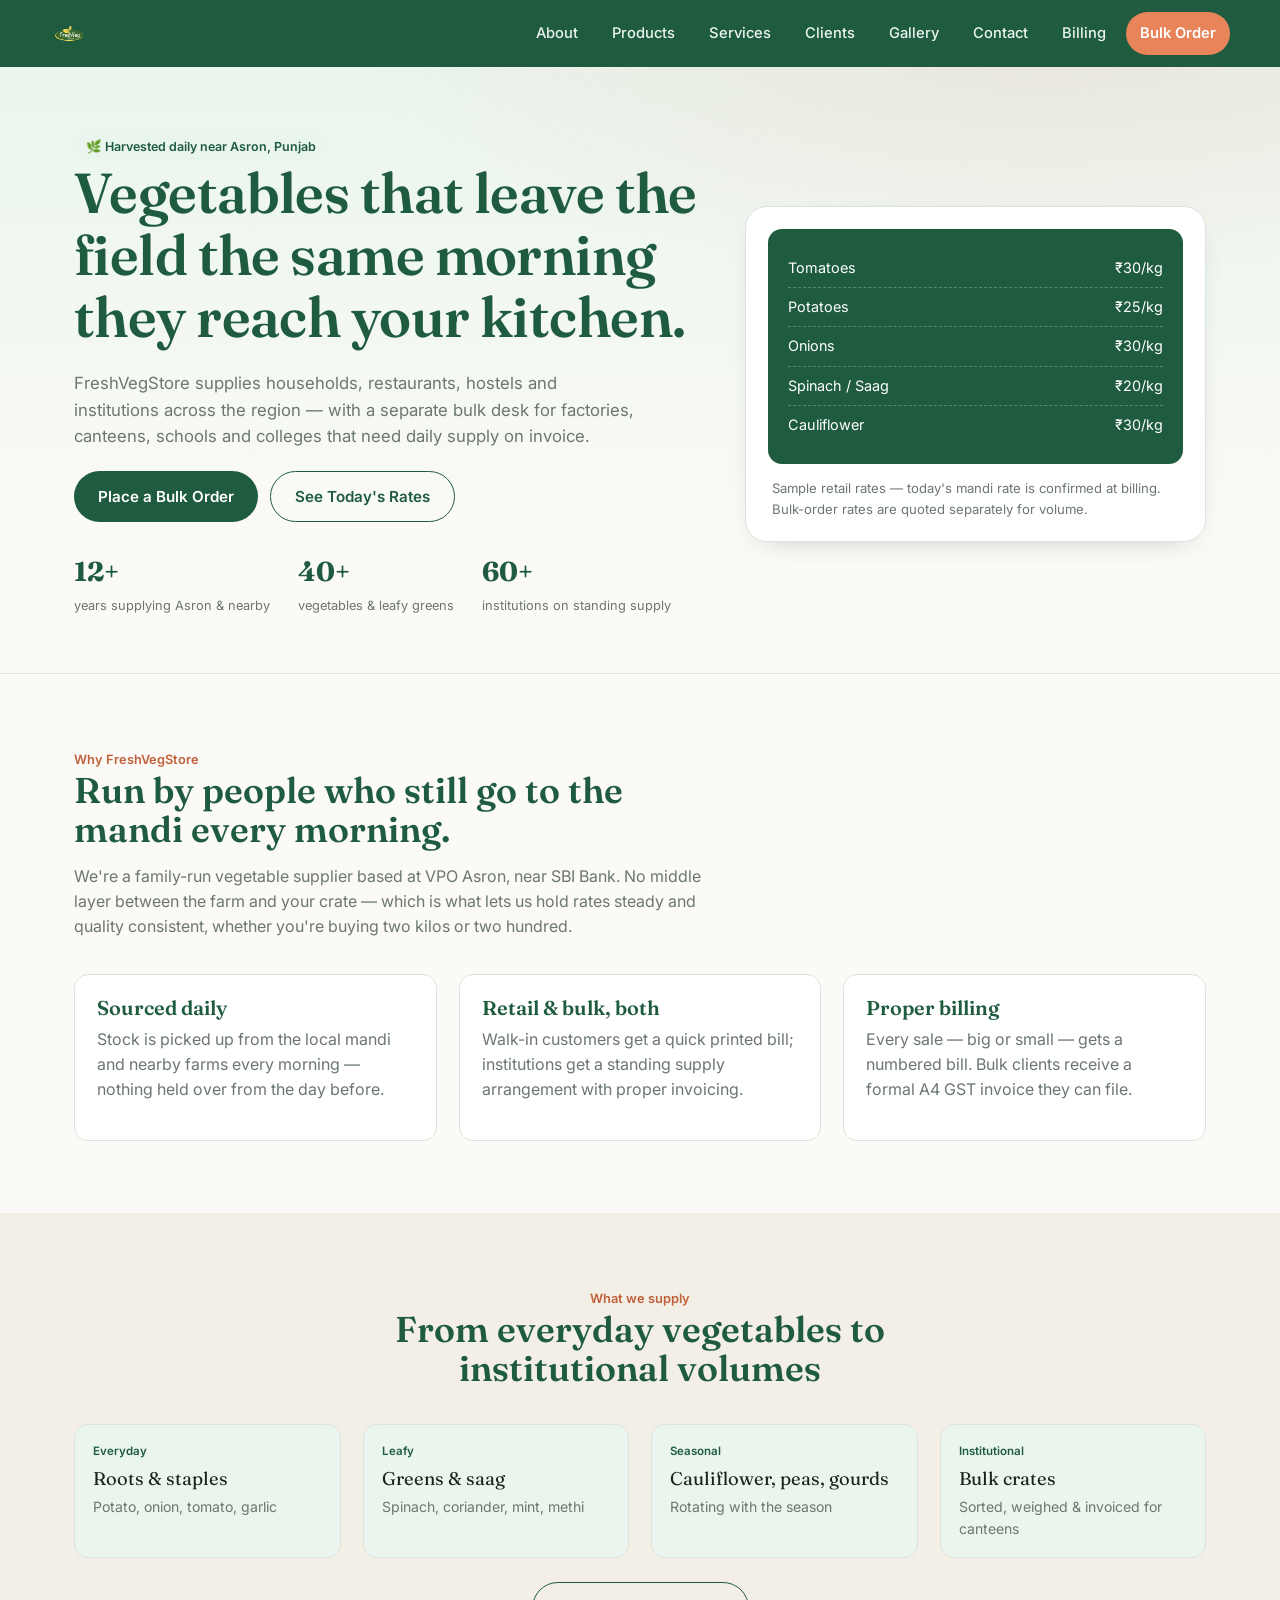
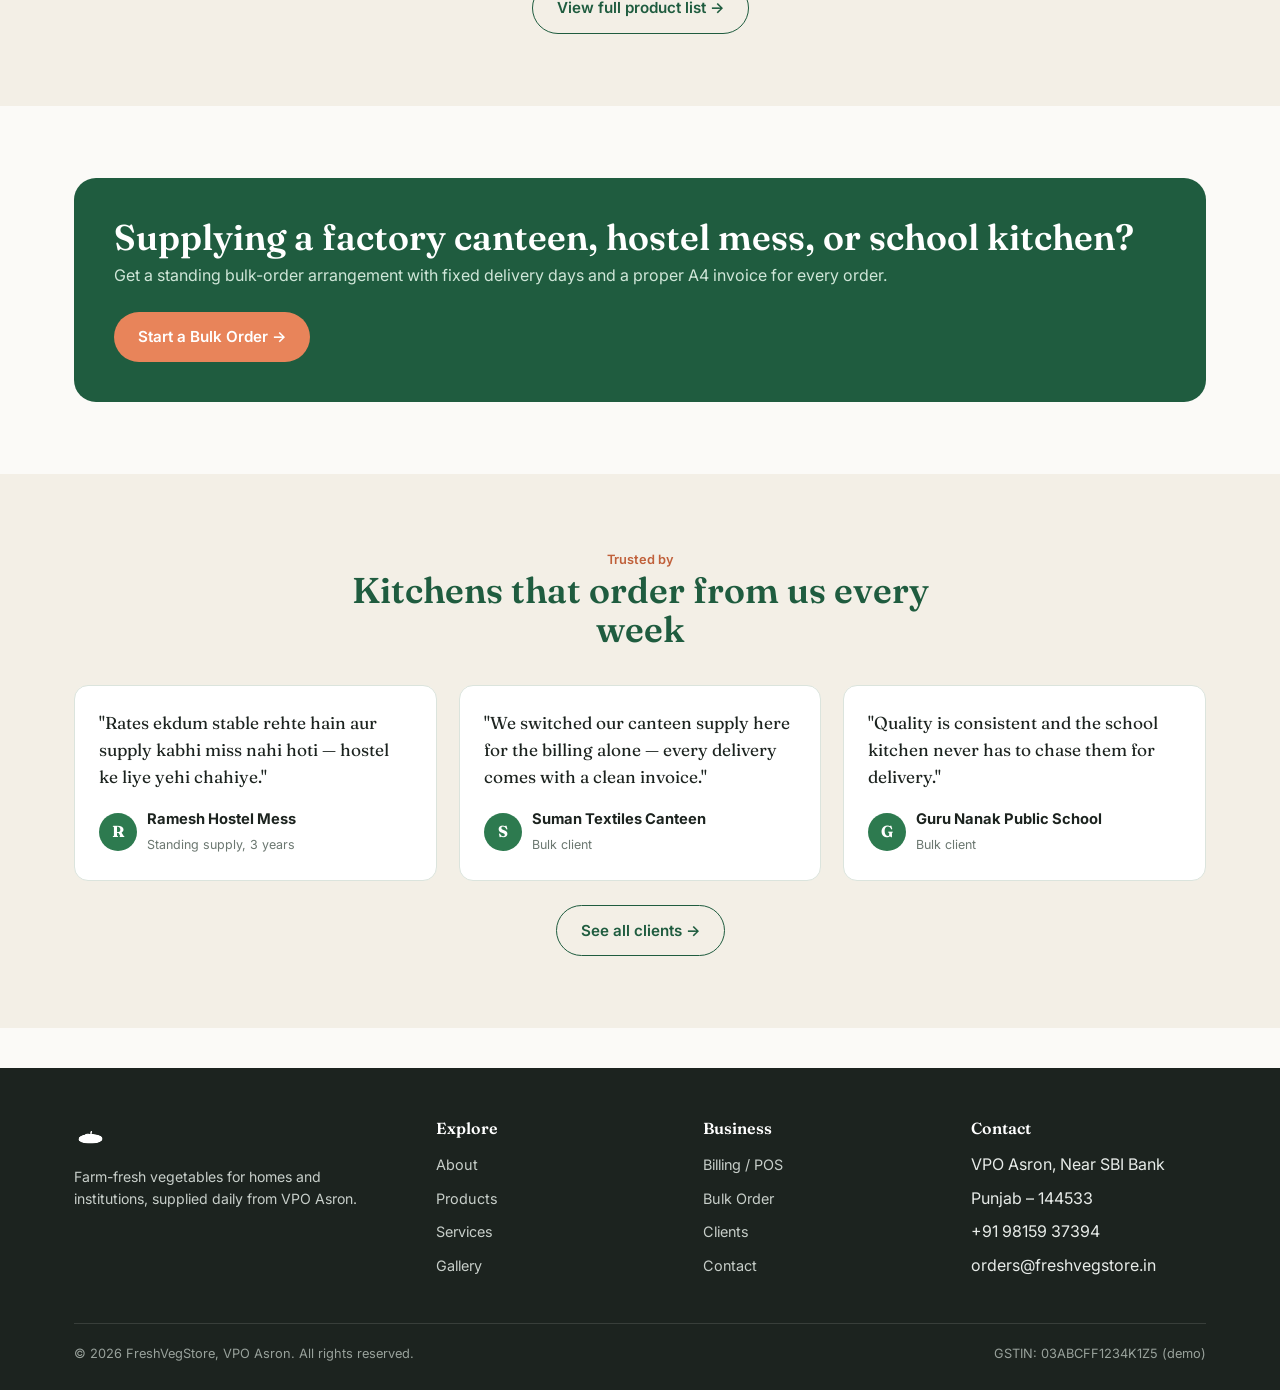
<file: index.html>
<!DOCTYPE html>
<html lang="en">
<head>
<meta charset="UTF-8">
<meta name="viewport" content="width=device-width, initial-scale=1.0">
<title>FreshVegStore — Farm-Fresh Vegetables, VPO Asron</title>
<meta name="description" content="FreshVegStore supplies farm-fresh vegetables to homes, hotels, canteens, schools and factories from VPO Asron, Punjab. Daily rates, bulk supply, home delivery.">
<link rel="icon" href="assets/logo.svg" type="image/svg+xml">
<link rel="stylesheet" href="assets/style.css">
</head>
<body>

<header class="site-header">
  <div class="wrap nav-row">
    <a class="brand" href="index.html">
      <img src="assets/logo.svg" alt="FreshVegStore logo">
    </a>
    <button class="nav-toggle" aria-label="Toggle menu" aria-expanded="false">☰ Menu</button>
    <ul class="nav-links">
      <li><a href="about/index.html">About</a></li>
      <li><a href="products/index.html">Products</a></li>
      <li><a href="services/index.html">Services</a></li>
      <li><a href="clients/index.html">Clients</a></li>
      <li><a href="gallery/index.html">Gallery</a></li>
      <li><a href="contact/index.html">Contact</a></li>
      <li><a href="billing/index.html">Billing</a></li>
      <li><a class="nav-cta" href="bulk-order/index.html">Bulk Order</a></li>
    </ul>
  </div>
</header>

<section class="hero">
  <div class="wrap hero-grid">
    <div>
      <span class="badge">🌿 Harvested daily near Asron, Punjab</span>
      <h1>Vegetables that leave the field the same morning they reach your kitchen.</h1>
      <p class="muted" style="font-size:1.05rem; max-width:52ch;">
        FreshVegStore supplies households, restaurants, hostels and institutions across the region —
        with a separate bulk desk for factories, canteens, schools and colleges that need daily supply
        on invoice.
      </p>
      <div style="display:flex; gap:12px; flex-wrap:wrap; margin-top:22px;">
        <a class="btn btn-primary" href="bulk-order/index.html">Place a Bulk Order</a>
        <a class="btn btn-ghost" href="products/index.html">See Today's Rates</a>
      </div>
      <div class="hero-stats">
        <div><strong>12+</strong><span>years supplying Asron &amp; nearby</span></div>
        <div><strong>40+</strong><span>vegetables &amp; leafy greens</span></div>
        <div><strong>60+</strong><span>institutions on standing supply</span></div>
      </div>
    </div>
    <div class="hero-art">
      <div class="crate">
        <div class="row"><span>Tomatoes</span><span>₹30/kg</span></div>
        <div class="row"><span>Potatoes</span><span>₹25/kg</span></div>
        <div class="row"><span>Onions</span><span>₹30/kg</span></div>
        <div class="row"><span>Spinach / Saag</span><span>₹20/kg</span></div>
        <div class="row"><span>Cauliflower</span><span>₹30/kg</span></div>
      </div>
      <p class="muted" style="margin:14px 4px 0; font-size:.82rem;">
        Sample retail rates — today's mandi rate is confirmed at billing. Bulk-order rates are quoted separately for volume.
      </p>
    </div>
  </div>
</section>

<section>
  <div class="wrap">
    <div class="section-head">
      <span class="eyebrow-note">Why FreshVegStore</span>
      <h2>Run by people who still go to the mandi every morning.</h2>
      <p class="muted">
        We're a family-run vegetable supplier based at VPO Asron, near SBI Bank. No middle layer between
        the farm and your crate — which is what lets us hold rates steady and quality consistent, whether
        you're buying two kilos or two hundred.
      </p>
    </div>
    <div class="grid grid-3">
      <div class="card">
        <h3>Sourced daily</h3>
        <p class="muted">Stock is picked up from the local mandi and nearby farms every morning — nothing held over from the day before.</p>
      </div>
      <div class="card">
        <h3>Retail &amp; bulk, both</h3>
        <p class="muted">Walk-in customers get a quick printed bill; institutions get a standing supply arrangement with proper invoicing.</p>
      </div>
      <div class="card">
        <h3>Proper billing</h3>
        <p class="muted">Every sale — big or small — gets a numbered bill. Bulk clients receive a formal A4 GST invoice they can file.</p>
      </div>
    </div>
  </div>
</section>

<section style="background:var(--paper-dim);">
  <div class="wrap">
    <div class="section-head center">
      <span class="eyebrow-note">What we supply</span>
      <h2>From everyday vegetables to institutional volumes</h2>
    </div>
    <div class="grid grid-4">
      <div class="produce-card">
        <div class="tag">Everyday</div>
        <div class="name">Roots &amp; staples</div>
        <p class="muted" style="margin:0; font-size:.88rem;">Potato, onion, tomato, garlic</p>
      </div>
      <div class="produce-card">
        <div class="tag">Leafy</div>
        <div class="name">Greens &amp; saag</div>
        <p class="muted" style="margin:0; font-size:.88rem;">Spinach, coriander, mint, methi</p>
      </div>
      <div class="produce-card">
        <div class="tag">Seasonal</div>
        <div class="name">Cauliflower, peas, gourds</div>
        <p class="muted" style="margin:0; font-size:.88rem;">Rotating with the season</p>
      </div>
      <div class="produce-card">
        <div class="tag">Institutional</div>
        <div class="name">Bulk crates</div>
        <p class="muted" style="margin:0; font-size:.88rem;">Sorted, weighed &amp; invoiced for canteens</p>
      </div>
    </div>
    <div style="text-align:center; margin-top:24px;">
      <a class="btn btn-ghost" href="products/index.html">View full product list →</a>
    </div>
  </div>
</section>

<section>
  <div class="wrap">
    <div class="strip">
      <div>
        <h2>Supplying a factory canteen, hostel mess, or school kitchen?</h2>
        <p>Get a standing bulk-order arrangement with fixed delivery days and a proper A4 invoice for every order.</p>
      </div>
      <a class="btn btn-clay" href="bulk-order/index.html">Start a Bulk Order →</a>
    </div>
  </div>
</section>

<section style="background:var(--paper-dim);">
  <div class="wrap">
    <div class="section-head center">
      <span class="eyebrow-note">Trusted by</span>
      <h2>Kitchens that order from us every week</h2>
    </div>
    <div class="grid grid-3">
      <div class="quote-card">
        <p class="quote">"Rates ekdum stable rehte hain aur supply kabhi miss nahi hoti — hostel ke liye yehi chahiye."</p>
        <div class="who"><div class="avatar">R</div><div><strong>Ramesh Hostel Mess</strong><span>Standing supply, 3 years</span></div></div>
      </div>
      <div class="quote-card">
        <p class="quote">"We switched our canteen supply here for the billing alone — every delivery comes with a clean invoice."</p>
        <div class="who"><div class="avatar">S</div><div><strong>Suman Textiles Canteen</strong><span>Bulk client</span></div></div>
      </div>
      <div class="quote-card">
        <p class="quote">"Quality is consistent and the school kitchen never has to chase them for delivery."</p>
        <div class="who"><div class="avatar">G</div><div><strong>Guru Nanak Public School</strong><span>Bulk client</span></div></div>
      </div>
    </div>
    <div style="text-align:center; margin-top:24px;">
      <a class="btn btn-ghost" href="clients/index.html">See all clients →</a>
    </div>
  </div>
</section>

<footer class="site-footer">
  <div class="wrap">
    <div class="footer-grid">
      <div>
        <div class="footer-brand">
          <img src="assets/logo.svg" alt="FreshVegStore" style="height:34px; filter:brightness(0) invert(1);">
        </div>
        <p style="color:#c7cec9; font-size:.88rem; max-width:32ch;">Farm-fresh vegetables for homes and institutions, supplied daily from VPO Asron.</p>
      </div>
      <div>
        <h4>Explore</h4>
        <ul>
          <li><a href="about/index.html">About</a></li>
          <li><a href="products/index.html">Products</a></li>
          <li><a href="services/index.html">Services</a></li>
          <li><a href="gallery/index.html">Gallery</a></li>
        </ul>
      </div>
      <div>
        <h4>Business</h4>
        <ul>
          <li><a href="billing/index.html">Billing / POS</a></li>
          <li><a href="bulk-order/index.html">Bulk Order</a></li>
          <li><a href="clients/index.html">Clients</a></li>
          <li><a href="contact/index.html">Contact</a></li>
        </ul>
      </div>
      <div>
        <h4>Contact</h4>
        <ul>
          <li>VPO Asron, Near SBI Bank</li>
          <li>Punjab – 144533</li>
          <li>+91 98159 37394</li>
          <li>orders@freshvegstore.in</li>
        </ul>
      </div>
    </div>
    <div class="footer-bottom">
      <span>© <span data-year></span> FreshVegStore, VPO Asron. All rights reserved.</span>
      <span>GSTIN: 03ABCFF1234K1Z5 (demo)</span>
    </div>
  </div>
</footer>

<script src="assets/app.js"></script>
</body>
</html>
</file>
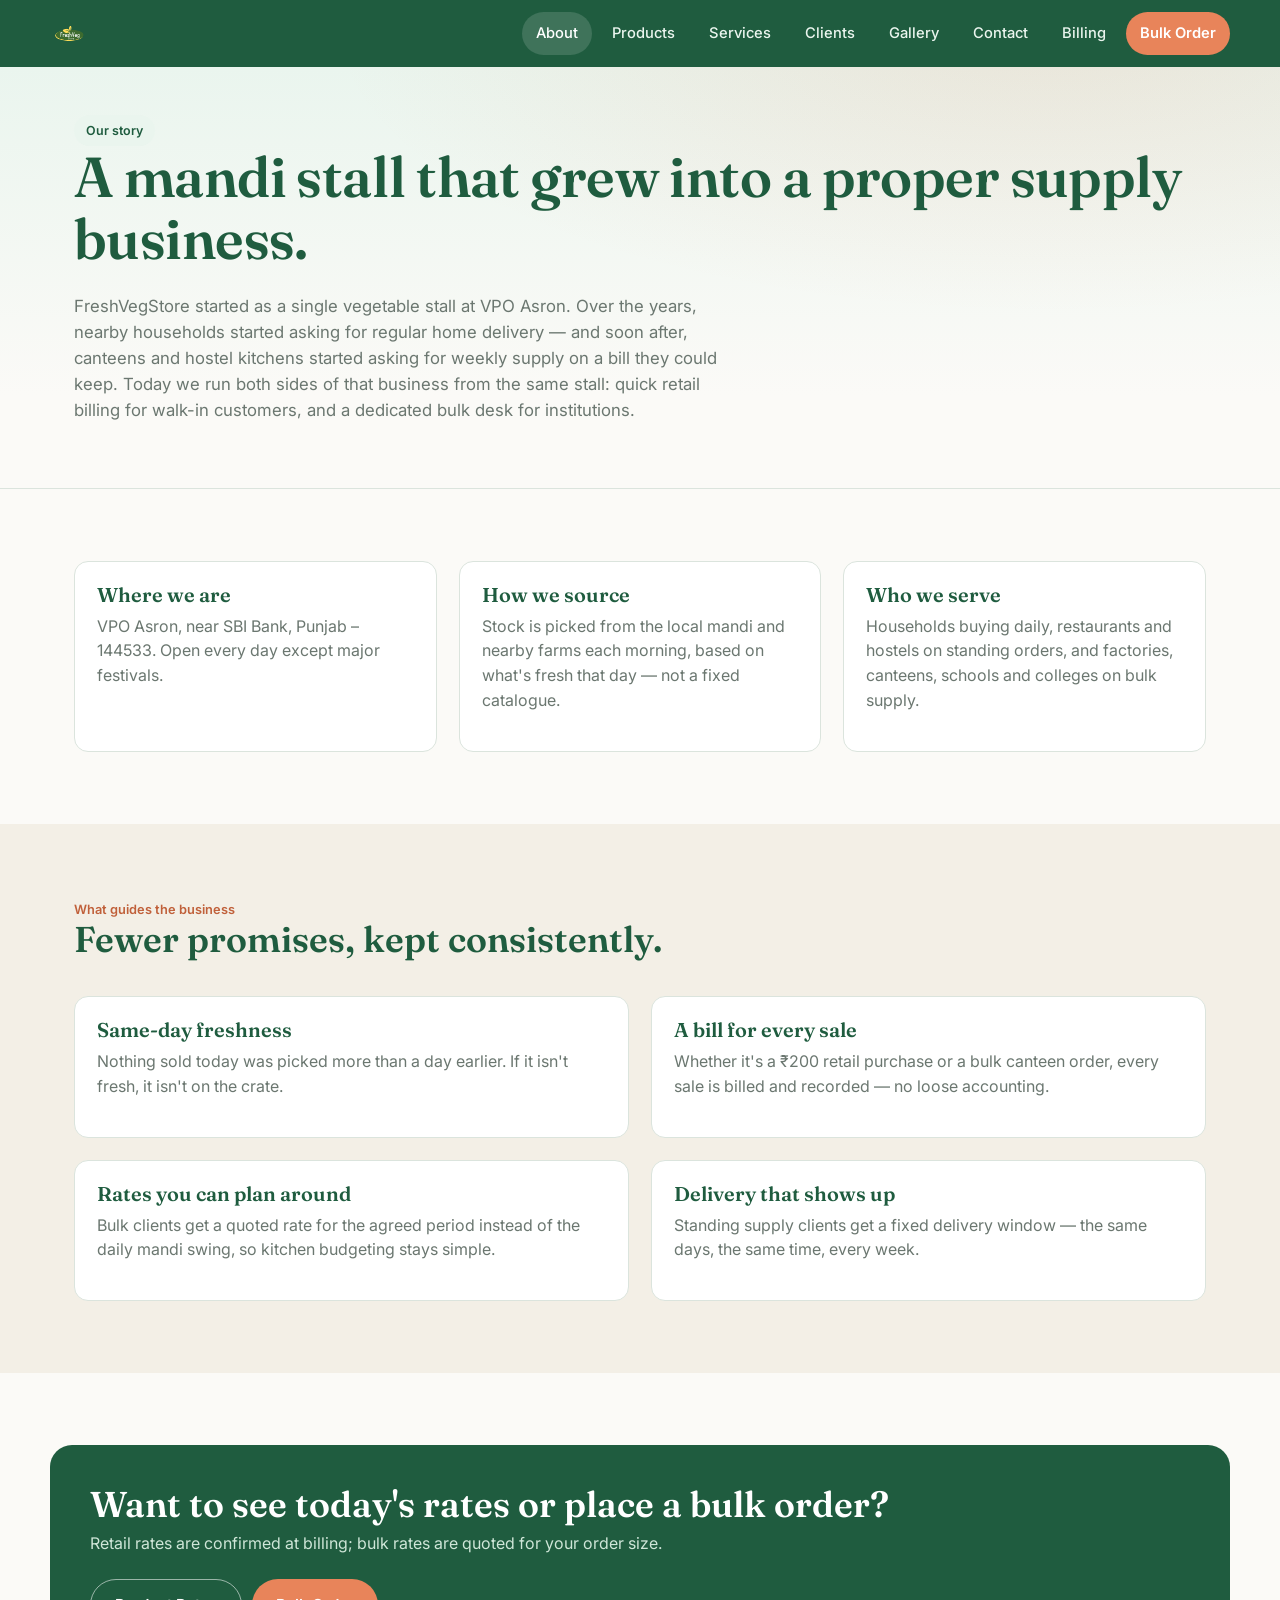
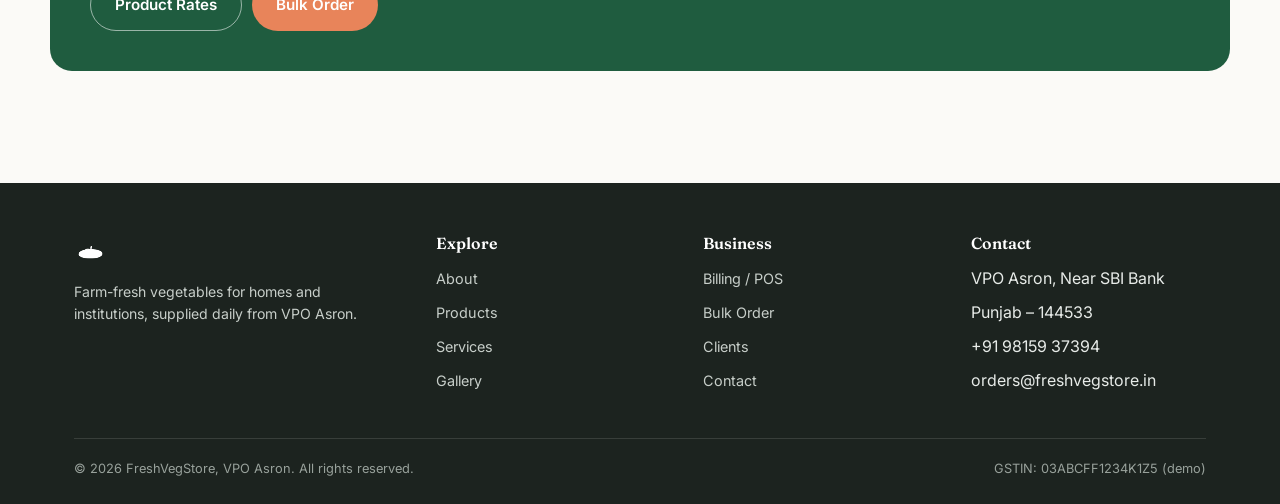
<file: about/index.html>
<!DOCTYPE html>
<html lang="en">
<head>
<meta charset="UTF-8">
<meta name="viewport" content="width=device-width, initial-scale=1.0">
<title>About Us — FreshVegStore</title>
<meta name="description" content="FreshVegStore is a family-run vegetable supplier based at VPO Asron, Punjab, serving homes and institutions since 2013.">
<link rel="icon" href="../assets/logo.svg" type="image/svg+xml">
<link rel="stylesheet" href="../assets/style.css">
</head>
<body>

<header class="site-header">
  <div class="wrap nav-row">
    <a class="brand" href="../index.html"><img src="../assets/logo.svg" alt="FreshVegStore logo"></a>
    <button class="nav-toggle" aria-label="Toggle menu" aria-expanded="false">☰ Menu</button>
    <ul class="nav-links">
      <li><a href="../about/index.html" aria-current="page">About</a></li>
      <li><a href="../products/index.html">Products</a></li>
      <li><a href="../services/index.html">Services</a></li>
      <li><a href="../clients/index.html">Clients</a></li>
      <li><a href="../gallery/index.html">Gallery</a></li>
      <li><a href="../contact/index.html">Contact</a></li>
      <li><a href="../billing/index.html">Billing</a></li>
      <li><a class="nav-cta" href="../bulk-order/index.html">Bulk Order</a></li>
    </ul>
  </div>
</header>

<section class="hero" style="padding:48px 0;">
  <div class="wrap">
    <span class="badge">Our story</span>
    <h1>A mandi stall that grew into a proper supply business.</h1>
    <p class="muted" style="max-width:60ch; font-size:1.05rem;">
      FreshVegStore started as a single vegetable stall at VPO Asron. Over the years, nearby households
      started asking for regular home delivery — and soon after, canteens and hostel kitchens started
      asking for weekly supply on a bill they could keep. Today we run both sides of that business from
      the same stall: quick retail billing for walk-in customers, and a dedicated bulk desk for
      institutions.
    </p>
  </div>
</section>

<section>
  <div class="wrap">
    <div class="grid grid-3">
      <div class="card">
        <h3>Where we are</h3>
        <p class="muted">VPO Asron, near SBI Bank, Punjab – 144533. Open every day except major festivals.</p>
      </div>
      <div class="card">
        <h3>How we source</h3>
        <p class="muted">Stock is picked from the local mandi and nearby farms each morning, based on what's fresh that day — not a fixed catalogue.</p>
      </div>
      <div class="card">
        <h3>Who we serve</h3>
        <p class="muted">Households buying daily, restaurants and hostels on standing orders, and factories, canteens, schools and colleges on bulk supply.</p>
      </div>
    </div>
  </div>
</section>

<section style="background:var(--paper-dim);">
  <div class="wrap">
    <div class="section-head">
      <span class="eyebrow-note">What guides the business</span>
      <h2>Fewer promises, kept consistently.</h2>
    </div>
    <div class="grid grid-2">
      <div class="card">
        <h3>Same-day freshness</h3>
        <p class="muted">Nothing sold today was picked more than a day earlier. If it isn't fresh, it isn't on the crate.</p>
      </div>
      <div class="card">
        <h3>A bill for every sale</h3>
        <p class="muted">Whether it's a ₹200 retail purchase or a bulk canteen order, every sale is billed and recorded — no loose accounting.</p>
      </div>
      <div class="card">
        <h3>Rates you can plan around</h3>
        <p class="muted">Bulk clients get a quoted rate for the agreed period instead of the daily mandi swing, so kitchen budgeting stays simple.</p>
      </div>
      <div class="card">
        <h3>Delivery that shows up</h3>
        <p class="muted">Standing supply clients get a fixed delivery window — the same days, the same time, every week.</p>
      </div>
    </div>
  </div>
</section>

<section>
  <div class="wrap strip">
    <div>
      <h2>Want to see today's rates or place a bulk order?</h2>
      <p>Retail rates are confirmed at billing; bulk rates are quoted for your order size.</p>
    </div>
    <div style="display:flex; gap:10px; flex-wrap:wrap;">
      <a class="btn btn-ghost on-dark" href="../products/index.html">Product Rates</a>
      <a class="btn btn-clay" href="../bulk-order/index.html">Bulk Order</a>
    </div>
  </div>
</section>

<footer class="site-footer">
  <div class="wrap">
    <div class="footer-grid">
      <div>
        <div class="footer-brand"><img src="../assets/logo.svg" alt="FreshVegStore" style="height:34px; filter:brightness(0) invert(1);"></div>
        <p style="color:#c7cec9; font-size:.88rem; max-width:32ch;">Farm-fresh vegetables for homes and institutions, supplied daily from VPO Asron.</p>
      </div>
      <div>
        <h4>Explore</h4>
        <ul>
          <li><a href="../about/index.html">About</a></li>
          <li><a href="../products/index.html">Products</a></li>
          <li><a href="../services/index.html">Services</a></li>
          <li><a href="../gallery/index.html">Gallery</a></li>
        </ul>
      </div>
      <div>
        <h4>Business</h4>
        <ul>
          <li><a href="../billing/index.html">Billing / POS</a></li>
          <li><a href="../bulk-order/index.html">Bulk Order</a></li>
          <li><a href="../clients/index.html">Clients</a></li>
          <li><a href="../contact/index.html">Contact</a></li>
        </ul>
      </div>
      <div>
        <h4>Contact</h4>
        <ul>
          <li>VPO Asron, Near SBI Bank</li>
          <li>Punjab – 144533</li>
          <li>+91 98159 37394</li>
          <li>orders@freshvegstore.in</li>
        </ul>
      </div>
    </div>
    <div class="footer-bottom">
      <span>© <span data-year></span> FreshVegStore, VPO Asron. All rights reserved.</span>
      <span>GSTIN: 03ABCFF1234K1Z5 (demo)</span>
    </div>
  </div>
</footer>

<script src="../assets/app.js"></script>
</body>
</html>
</file>
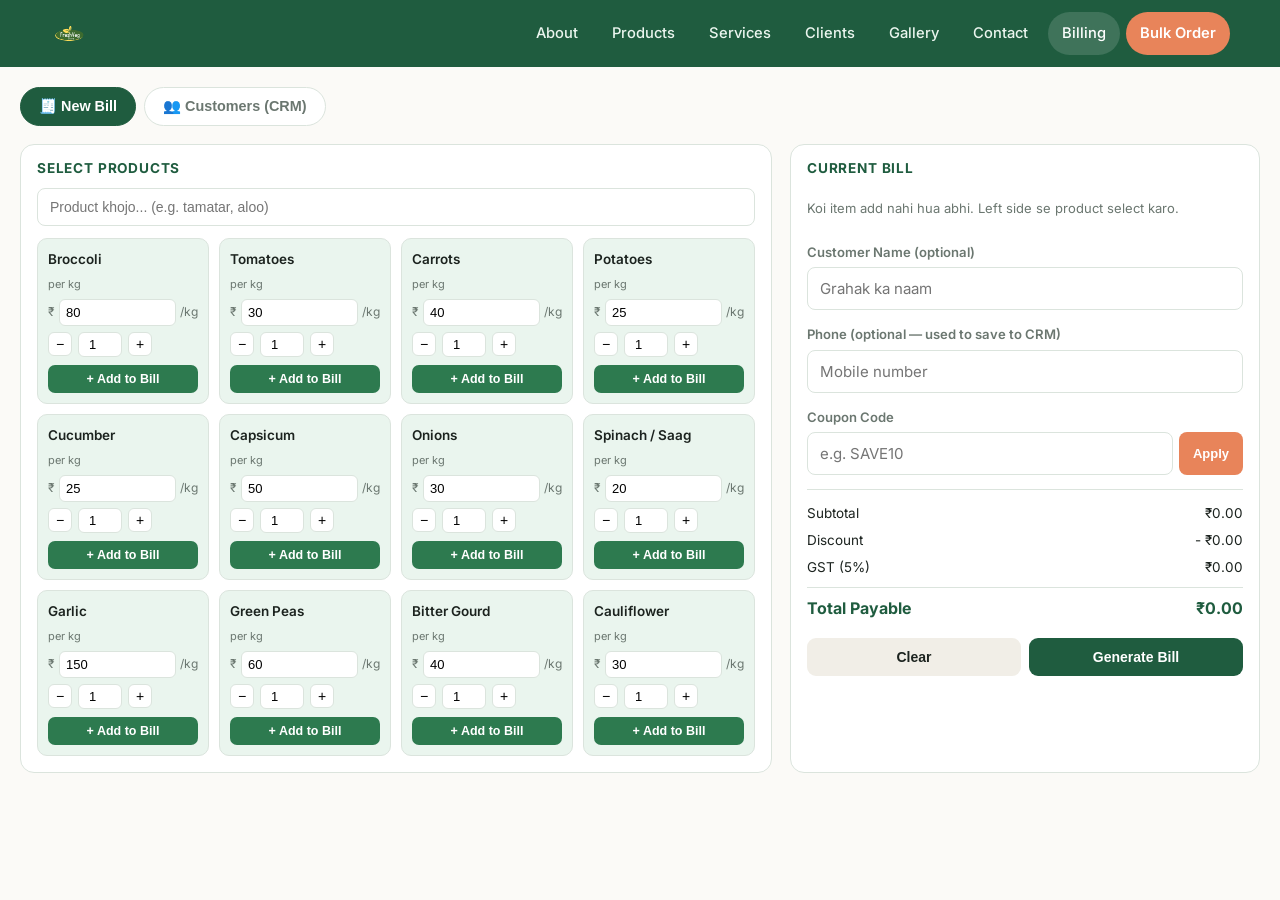
<file: billing/index.html>
<!DOCTYPE html>
<html lang="en">
<head>
<meta charset="UTF-8">
<meta name="viewport" content="width=device-width, initial-scale=1.0">
<title>Billing &amp; CRM — FreshVegStore</title>
<link rel="icon" href="../assets/logo.svg" type="image/svg+xml">
<link rel="stylesheet" href="../assets/style.css">
<link rel="stylesheet" href="../assets/invoice.css">
<style>
  .pos-wrap{ max-width:1280px; margin:0 auto; padding:20px; }
  .tabs{ display:flex; gap:8px; margin-bottom:18px; }
  .tabs button{
    padding:10px 18px; border-radius:999px; border:1px solid var(--line); background:#fff;
    font-weight:600; font-size:.9rem; cursor:pointer; color:var(--muted);
  }
  .tabs button.active{ background:var(--green-deep); color:#fff; border-color:var(--green-deep); }

  main.pos-grid{ display:grid; grid-template-columns:1.6fr 1fr; gap:18px; }
  @media (max-width:860px){ main.pos-grid{ grid-template-columns:1fr; } }

  .panel{ background:#fff; border:1px solid var(--line); border-radius:14px; padding:16px; }
  .panel h2{ font-size:.85rem; text-transform:uppercase; letter-spacing:.06em; color:var(--green-deep); margin:0 0 12px; font-family:'Inter',sans-serif; font-weight:700; }

  #search{ width:100%; padding:10px 12px; border:1px solid var(--line); border-radius:8px; font-size:14px; margin-bottom:12px; }

  .product-grid{ display:grid; grid-template-columns:repeat(auto-fill,minmax(150px,1fr)); gap:10px; }
  .product-card{ border:1px solid var(--line); border-radius:10px; padding:10px; display:flex; flex-direction:column; gap:6px; background:var(--green-light); }
  .product-card .pname{ font-weight:600; font-size:13.5px; }
  .product-card .punit{ font-size:11px; color:var(--muted); }
  .product-card .rate-row{ display:flex; align-items:center; gap:4px; }
  .product-card .rate-row span{ font-size:12px; color:var(--muted); }
  .product-card input.rate{ width:100%; padding:5px 6px; border:1px solid var(--line); border-radius:6px; font-size:13px; }
  .product-card .qty-row{ display:flex; align-items:center; gap:6px; }
  .product-card .qty-row button{ width:24px; height:24px; border-radius:6px; border:1px solid var(--line); background:#fff; cursor:pointer; font-size:14px; line-height:1; }
  .product-card .qty-row input.qty{ width:44px; text-align:center; padding:4px; border:1px solid var(--line); border-radius:6px; font-size:13px; }
  .product-card button.add{ margin-top:2px; background:var(--green); color:#fff; border:none; border-radius:7px; padding:7px; font-size:12.5px; font-weight:600; cursor:pointer; }
  .product-card button.add:hover{ background:var(--green-deep); }

  #cart-items{ list-style:none; margin:0; padding:0; max-height:300px; overflow-y:auto; }
  #cart-items li{ display:flex; justify-content:space-between; align-items:center; padding:8px 0; border-bottom:1px dashed var(--line); font-size:13.5px; gap:6px; }
  #cart-items li .ci-name{ flex:1; }
  #cart-items li .ci-sub{ font-size:11px; color:var(--muted); }
  #cart-items li .ci-amt{ font-weight:600; width:70px; text-align:right; }
  #cart-items li button.rm{ border:none; background:none; color:#c0503a; cursor:pointer; font-size:15px; padding:0 2px; }
  #empty-cart{ color:var(--muted); font-size:13px; padding:10px 0; }

  .coupon-row{ display:flex; gap:6px; }
  .coupon-row input{ flex:1; }
  .coupon-row button{ background:var(--clay); color:#fff; border:none; border-radius:8px; padding:0 14px; font-size:13px; font-weight:600; cursor:pointer; }
  #coupon-msg{ font-size:12px; margin-top:6px; }
  #coupon-msg.ok{ color:var(--green-deep); }
  #coupon-msg.err{ color:#c0503a; }

  .totals{ margin-top:12px; border-top:1px solid var(--line); padding-top:10px; font-size:13.5px; }
  .totals .row{ display:flex; justify-content:space-between; padding:3px 0; }
  .totals .row.grand{ font-size:16px; font-weight:700; color:var(--green-deep); border-top:1px solid var(--line); margin-top:6px; padding-top:8px; }

  .actions{ display:flex; gap:8px; margin-top:14px; }
  .actions button{ flex:1; padding:11px; border-radius:9px; border:none; font-size:14px; font-weight:700; cursor:pointer; }
  #generate-btn{ background:var(--green-deep); color:#fff; }
  #generate-btn:hover{ background:#163f2b; }
  #clear-btn{ background:#f1eee7; color:var(--ink); }
  #clear-btn:hover{ background:#e6e2d8; }

  #overlay, #invoice-overlay{ display:none; position:fixed; inset:0; background:rgba(20,28,22,.55); align-items:center; justify-content:center; z-index:200; padding:20px; overflow:auto; }
  #overlay.show, #invoice-overlay.show{ display:flex; }
  #receipt-wrap{ background:#fff; border-radius:10px; max-height:90vh; overflow-y:auto; padding:14px; width:280px; }
  #modal-actions{ display:flex; flex-direction:column; gap:8px; margin-top:12px; }
  #modal-actions button{ padding:10px; border-radius:8px; border:none; font-weight:700; cursor:pointer; font-size:13px; }
  #print-btn{ background:var(--green-deep); color:#fff; }
  #print-a4-btn{ background:var(--clay); color:#fff; }
  #close-btn{ background:#f1eee7; color:var(--ink); }

  #receipt{ width:100%; font-family:'Courier New',monospace; font-size:11.5px; color:#000; line-height:1.35; }
  #receipt .center{ text-align:center; }
  #receipt .bold{ font-weight:700; }
  #receipt .big{ font-size:14px; }
  #receipt hr{ border:none; border-top:1px dashed #000; margin:6px 0; }
  #receipt table{ width:100%; border-collapse:collapse; margin-top:4px; }
  #receipt th, #receipt td{ text-align:left; padding:1px 0; font-size:11px; }
  #receipt th:last-child, #receipt td:last-child{ text-align:right; }
  #receipt .item-name{ display:block; }
  #receipt .item-meta{ display:block; font-size:10px; color:#333; }

  #invoice-close{ display:block; margin:14px auto 0; background:#f1eee7; border:none; padding:10px 20px; border-radius:8px; font-weight:700; cursor:pointer; }

  @media print{
    body *{ visibility:hidden; }
    #overlay.show #receipt, #overlay.show #receipt *{ visibility:visible; }
    #overlay.show #receipt{ position:absolute; top:0; left:0; width:58mm; padding:2mm; }
  }
  @media print and (max-width:0){ /* placeholder to keep specificity simple */ }

  /* CRM table */
  table.crm{ width:100%; border-collapse:collapse; font-size:.88rem; }
  table.crm th{ text-align:left; background:var(--green-light); color:var(--green-deep); padding:9px 10px; font-size:.78rem; text-transform:uppercase; letter-spacing:.04em; }
  table.crm td{ padding:9px 10px; border-bottom:1px solid var(--line); }
  table.crm tr:hover td{ background:#fafcf9; }
  #crm-empty{ color:var(--muted); padding:14px 0; }
</style>
</head>
<body>

<header class="site-header">
  <div class="wrap nav-row">
    <a class="brand" href="../index.html"><img src="../assets/logo.svg" alt="FreshVegStore logo"></a>
    <button class="nav-toggle" aria-label="Toggle menu" aria-expanded="false">☰ Menu</button>
    <ul class="nav-links">
      <li><a href="../about/index.html">About</a></li>
      <li><a href="../products/index.html">Products</a></li>
      <li><a href="../services/index.html">Services</a></li>
      <li><a href="../clients/index.html">Clients</a></li>
      <li><a href="../gallery/index.html">Gallery</a></li>
      <li><a href="../contact/index.html">Contact</a></li>
      <li><a href="../billing/index.html" aria-current="page">Billing</a></li>
      <li><a class="nav-cta" href="../bulk-order/index.html">Bulk Order</a></li>
    </ul>
  </div>
</header>

<div class="pos-wrap">
  <div class="tabs">
    <button type="button" class="active" data-tab="pos">🧾 New Bill</button>
    <button type="button" data-tab="crm">👥 Customers (CRM)</button>
  </div>

  <!-- ===================== POS TAB ===================== -->
  <div id="tab-pos">
    <main class="pos-grid">
      <section class="panel">
        <h2>Select Products</h2>
        <input id="search" type="text" placeholder="Product khojo... (e.g. tamatar, aloo)">
        <div class="product-grid" id="product-grid"></div>
      </section>

      <section class="panel">
        <h2>Current Bill</h2>
        <ul id="cart-items"></ul>
        <div id="empty-cart">Koi item add nahi hua abhi. Left side se product select karo.</div>

        <div class="field" style="margin-top:14px;">
          <label>Customer Name (optional)</label>
          <input id="cust-name" type="text" placeholder="Grahak ka naam">
        </div>
        <div class="field">
          <label>Phone (optional — used to save to CRM)</label>
          <input id="cust-phone" type="text" placeholder="Mobile number">
        </div>

        <div class="field">
          <label>Coupon Code</label>
          <div class="coupon-row">
            <input id="coupon-code" type="text" placeholder="e.g. SAVE10">
            <button id="apply-coupon" type="button">Apply</button>
          </div>
          <div id="coupon-msg"></div>
        </div>

        <div class="totals">
          <div class="row"><span>Subtotal</span><span id="sub-total">₹0</span></div>
          <div class="row"><span>Discount</span><span id="disc-total">- ₹0</span></div>
          <div class="row"><span>GST (5%)</span><span id="gst-total">₹0</span></div>
          <div class="row grand"><span>Total Payable</span><span id="grand-total">₹0</span></div>
        </div>

        <div class="actions">
          <button id="clear-btn" type="button">Clear</button>
          <button id="generate-btn" type="button">Generate Bill</button>
        </div>
      </section>
    </main>
  </div>

  <!-- ===================== CRM TAB ===================== -->
  <div id="tab-crm" style="display:none;">
    <section class="panel">
      <h2>Customer Directory</h2>
      <input id="crm-search" type="text" placeholder="Search by name or phone..." style="width:100%; padding:10px 12px; border:1px solid var(--line); border-radius:8px; font-size:14px; margin-bottom:14px;">
      <div id="crm-empty">No customers saved yet — customers are added automatically once you generate a bill with a name or phone number.</div>
      <div style="overflow-x:auto;">
        <table class="crm" id="crm-table" style="display:none;">
          <thead>
            <tr><th>Name</th><th>Phone</th><th>Orders</th><th>Total Spent</th><th>Last Order</th></tr>
          </thead>
          <tbody id="crm-tbody"></tbody>
        </table>
      </div>
    </section>
  </div>
</div>

<!-- Thermal receipt modal -->
<div id="overlay">
  <div id="receipt-wrap">
    <div id="receipt"></div>
    <div id="modal-actions">
      <button id="print-btn" type="button">🖨️ Print Receipt (58mm)</button>
      <button id="print-a4-btn" type="button">📄 Print A4 Invoice</button>
      <button id="close-btn" type="button">Close</button>
    </div>
  </div>
</div>

<!-- A4 invoice overlay -->
<div id="invoice-overlay">
  <div style="width:100%;">
    <div class="inv-page" id="invoice-page"></div>
    <button id="invoice-close" type="button">Close</button>
  </div>
</div>

<script src="../assets/app.js"></script>
<script>
/* ===================== CONFIG ===================== */
// Demo GST — replace GST_NUMBER with the real GSTIN once registered.
const GST_ENABLED = true;
const GST_RATE = 5;
const GST_NUMBER = FVS.SHOP.gstin;

const SHOP = {
  name: FVS.SHOP.name,
  tagline: FVS.SHOP.tagline,
  address: FVS.SHOP.addressLine1 + ', ' + FVS.SHOP.addressLine2,
  phone: FVS.SHOP.phone
};

const COUPONS = {
  "SAVE10":  { type: "percent", value: 10, label: "10% off" },
  "SAVE50":  { type: "flat",    value: 50, label: "₹50 off" },
  "WELCOME": { type: "percent", value: 5,  label: "5% off" }
};

const PRODUCTS = [
  { name: "Broccoli",        unit: "kg", rate: 80 },
  { name: "Tomatoes",        unit: "kg", rate: 30 },
  { name: "Carrots",         unit: "kg", rate: 40 },
  { name: "Potatoes",        unit: "kg", rate: 25 },
  { name: "Cucumber",        unit: "kg", rate: 25 },
  { name: "Capsicum",        unit: "kg", rate: 50 },
  { name: "Onions",          unit: "kg", rate: 30 },
  { name: "Spinach / Saag",  unit: "kg", rate: 20 },
  { name: "Garlic",          unit: "kg", rate: 150 },
  { name: "Green Peas",      unit: "kg", rate: 60 },
  { name: "Bitter Gourd",    unit: "kg", rate: 40 },
  { name: "Cauliflower",     unit: "kg", rate: 30 }
];

/* ===================== STATE ===================== */
let cart = [];
let appliedCoupon = null;

/* ===================== TABS ===================== */
document.querySelectorAll('.tabs button').forEach(btn => {
  btn.addEventListener('click', () => {
    document.querySelectorAll('.tabs button').forEach(b => b.classList.remove('active'));
    btn.classList.add('active');
    const tab = btn.dataset.tab;
    document.getElementById('tab-pos').style.display = tab === 'pos' ? 'block' : 'none';
    document.getElementById('tab-crm').style.display = tab === 'crm' ? 'block' : 'none';
    if (tab === 'crm') renderCRM();
  });
});

/* ===================== RENDER PRODUCTS ===================== */
const grid = document.getElementById("product-grid");
function renderProducts(filter=""){
  grid.innerHTML = "";
  const f = filter.trim().toLowerCase();
  PRODUCTS.filter(p => p.name.toLowerCase().includes(f)).forEach(p => {
    const card = document.createElement("div");
    card.className = "product-card";
    card.innerHTML = `
      <div class="pname">${p.name}</div>
      <div class="punit">per ${p.unit}</div>
      <div class="rate-row"><span>₹</span><input type="number" class="rate" min="0" step="0.5" value="${p.rate}"><span>/${p.unit}</span></div>
      <div class="qty-row"><button type="button" class="minus">−</button><input type="number" class="qty" min="0.25" step="0.25" value="1"><button type="button" class="plus">+</button></div>
      <button type="button" class="add">+ Add to Bill</button>`;
    const rateInput = card.querySelector(".rate");
    const qtyInput = card.querySelector(".qty");
    card.querySelector(".minus").onclick = () => { qtyInput.value = Math.max(0.25, (parseFloat(qtyInput.value)||0) - 0.5); };
    card.querySelector(".plus").onclick = () => { qtyInput.value = (parseFloat(qtyInput.value)||0) + 0.5; };
    card.querySelector(".add").onclick = () => {
      const rate = parseFloat(rateInput.value) || 0;
      const qty = parseFloat(qtyInput.value) || 0;
      if(qty <= 0) return;
      addToCart(p.name, p.unit, rate, qty);
    };
    grid.appendChild(card);
  });
}
document.getElementById("search").addEventListener("input", e => renderProducts(e.target.value));

/* ===================== CART ===================== */
function addToCart(name, unit, rate, qty){
  const existing = cart.find(c => c.name === name && c.rate === rate);
  if(existing){ existing.qty += qty; } else { cart.push({ name, unit, rate, qty }); }
  renderCart();
}
function removeFromCart(index){ cart.splice(index, 1); renderCart(); }

const cartList = document.getElementById("cart-items");
const emptyMsg = document.getElementById("empty-cart");
function renderCart(){
  cartList.innerHTML = "";
  if(cart.length === 0){ emptyMsg.style.display = "block"; }
  else {
    emptyMsg.style.display = "none";
    cart.forEach((c, i) => {
      const amt = c.rate * c.qty;
      const li = document.createElement("li");
      li.innerHTML = `<div class="ci-name">${c.name}<div class="ci-sub">${c.qty} ${c.unit} × ₹${c.rate}</div></div><div class="ci-amt">₹${amt.toFixed(2)}</div><button class="rm" title="Remove">✕</button>`;
      li.querySelector(".rm").onclick = () => removeFromCart(i);
      cartList.appendChild(li);
    });
  }
  updateTotals();
}

/* ===================== COUPON ===================== */
const couponMsg = document.getElementById("coupon-msg");
document.getElementById("apply-coupon").onclick = () => {
  const code = document.getElementById("coupon-code").value.trim().toUpperCase();
  if(!code){ return; }
  const c = COUPONS[code];
  if(!c){ appliedCoupon = null; couponMsg.textContent = "❌ Invalid coupon code"; couponMsg.className = "err"; }
  else { appliedCoupon = { code, ...c }; couponMsg.textContent = `✅ Applied: ${code} (${c.label})`; couponMsg.className = "ok"; }
  updateTotals();
};

/* ===================== TOTALS ===================== */
function computeTotals(){
  const subtotal = cart.reduce((s,c) => s + c.rate * c.qty, 0);
  let discount = 0;
  if(appliedCoupon){
    discount = appliedCoupon.type === "percent" ? subtotal * (appliedCoupon.value/100) : appliedCoupon.value;
    discount = Math.min(discount, subtotal);
  }
  const taxable = subtotal - discount;
  const gst = GST_ENABLED ? taxable * (GST_RATE/100) : 0;
  const grand = taxable + gst;
  return { subtotal, discount, taxable, gst, grand };
}
function updateTotals(){
  const t = computeTotals();
  document.getElementById("sub-total").textContent = `₹${t.subtotal.toFixed(2)}`;
  document.getElementById("disc-total").textContent = `- ₹${t.discount.toFixed(2)}`;
  document.getElementById("gst-total").textContent = `₹${t.gst.toFixed(2)}`;
  document.getElementById("grand-total").textContent = `₹${t.grand.toFixed(2)}`;
}

/* ===================== CLEAR ===================== */
document.getElementById("clear-btn").onclick = () => {
  cart = []; appliedCoupon = null;
  document.getElementById("coupon-code").value = "";
  couponMsg.textContent = "";
  document.getElementById("cust-name").value = "";
  document.getElementById("cust-phone").value = "";
  renderCart();
};

/* ===================== GENERATE BILL ===================== */
const overlay = document.getElementById("overlay");
const receiptEl = document.getElementById("receipt");
let lastBill = null;

document.getElementById("generate-btn").onclick = () => {
  if(cart.length === 0){ alert("Pehle kuch items add karo bill mein."); return; }
  const billNo = FVS.nextBillNo();
  const now = new Date();
  const dateStr = now.toLocaleDateString('en-IN');
  const timeStr = now.toLocaleTimeString('en-IN', {hour:'2-digit', minute:'2-digit'});
  const t = computeTotals();
  const custName = document.getElementById("cust-name").value.trim();
  const custPhone = document.getElementById("cust-phone").value.trim();

  lastBill = { billNo, date: dateStr, time: timeStr, custName, custPhone, items: cart.slice(), ...t, coupon: appliedCoupon };

  // CRM: save/update customer + bill history
  FVS.upsertCustomer({ name: custName, phone: custPhone, segment: 'retail' }, t.grand);
  FVS.recordBill(lastBill);

  let itemsHtml = "";
  cart.forEach(c => {
    const amt = (c.rate * c.qty).toFixed(2);
    itemsHtml += `<tr><td colspan="3"><span class="item-name">${c.name}</span><span class="item-meta">${c.qty} ${c.unit} x ₹${c.rate}</span></td></tr><tr><td></td><td></td><td>₹${amt}</td></tr>`;
  });

  receiptEl.innerHTML = `
    <div class="center bold big">${SHOP.name}</div>
    <div class="center">${SHOP.tagline}</div>
    <div class="center">${SHOP.address}</div>
    <div class="center">Ph: ${SHOP.phone}</div>
    ${GST_ENABLED && GST_NUMBER ? `<div class="center">GSTIN: ${GST_NUMBER}</div>` : ""}
    <hr>
    <div>Bill No: <b>#${billNo}</b></div>
    <div>Date: ${dateStr} &nbsp; Time: ${timeStr}</div>
    ${custName ? `<div>Customer: ${custName}</div>` : ""}
    ${custPhone ? `<div>Phone: ${custPhone}</div>` : ""}
    <hr>
    <table><tr><th colspan="3">Item</th></tr>${itemsHtml}</table>
    <hr>
    <table>
      <tr><td>Subtotal</td><td></td><td>₹${t.subtotal.toFixed(2)}</td></tr>
      ${t.discount > 0 ? `<tr><td>Discount${appliedCoupon ? " ("+appliedCoupon.code+")" : ""}</td><td></td><td>-₹${t.discount.toFixed(2)}</td></tr>` : ""}
      ${GST_ENABLED ? `<tr><td>GST (${GST_RATE}%)</td><td></td><td>₹${t.gst.toFixed(2)}</td></tr>` : ""}
    </table>
    <hr>
    <table><tr><td class="bold big">TOTAL</td><td></td><td class="bold big">₹${t.grand.toFixed(2)}</td></tr></table>
    <hr>
    <div class="center">Thank you for shopping with us!</div>
    <div class="center">🌿 ${SHOP.name} 🌿</div>`;

  overlay.classList.add("show");
};

document.getElementById("close-btn").onclick = () => overlay.classList.remove("show");
document.getElementById("print-btn").onclick = () => window.print();

/* ===================== A4 INVOICE (from retail bill) ===================== */
const invoiceOverlay = document.getElementById("invoice-overlay");
const invoicePage = document.getElementById("invoice-page");

function numberToWordsINR(num){
  // Minimal, demo-grade number-to-words for the invoice footer.
  const a = ['','One','Two','Three','Four','Five','Six','Seven','Eight','Nine','Ten','Eleven','Twelve','Thirteen','Fourteen','Fifteen','Sixteen','Seventeen','Eighteen','Nineteen'];
  const b = ['','','Twenty','Thirty','Forty','Fifty','Sixty','Seventy','Eighty','Ninety'];
  function two(n){ return n<20 ? a[n] : b[Math.floor(n/10)] + (n%10 ? ' '+a[n%10] : ''); }
  function three(n){ return (n>=100 ? a[Math.floor(n/100)]+' Hundred '+two(n%100) : two(n)).trim(); }
  let n = Math.floor(num);
  if(n === 0) return 'Zero Rupees Only';
  let str = '';
  const crore = Math.floor(n/10000000); n%=10000000;
  const lakh = Math.floor(n/100000); n%=100000;
  const thousand = Math.floor(n/1000); n%=1000;
  const hundred = n;
  if(crore) str += three(crore)+' Crore ';
  if(lakh) str += three(lakh)+' Lakh ';
  if(thousand) str += three(thousand)+' Thousand ';
  if(hundred) str += three(hundred);
  return str.trim()+' Rupees Only';
}

document.getElementById("print-a4-btn").onclick = () => {
  if(!lastBill) return;
  const b = lastBill;
  let rows = '';
  b.items.forEach((c,i) => {
    rows += `<tr><td>${i+1}</td><td>${c.name}</td><td class="num">${c.qty} ${c.unit}</td><td class="num">₹${c.rate.toFixed(2)}</td><td class="num">₹${(c.rate*c.qty).toFixed(2)}</td></tr>`;
  });
  invoicePage.innerHTML = `
    <div class="inv-top">
      <div class="inv-brand">
        <img src="../assets/logo.svg" alt="FreshVegStore">
        <div>
          <h1>${SHOP.name}</h1>
          <p>${SHOP.address}<br>Ph: ${SHOP.phone} &nbsp;|&nbsp; GSTIN: ${GST_NUMBER}</p>
        </div>
      </div>
      <div class="inv-meta">
        <div class="doctitle">TAX INVOICE</div>
        <table>
          <tr><td class="k">Invoice No.</td><td>#${b.billNo}</td></tr>
          <tr><td class="k">Date</td><td>${b.date}</td></tr>
          <tr><td class="k">Time</td><td>${b.time}</td></tr>
        </table>
      </div>
    </div>
    <div class="inv-parties">
      <div class="inv-box">
        <h4>Billed To</h4>
        <div class="name">${b.custName || 'Walk-in Customer'}</div>
        ${b.custPhone ? `<div class="line">Ph: ${b.custPhone}</div>` : ''}
      </div>
      <div class="inv-box" style="text-align:right;">
        <h4>Payment</h4>
        <div class="line">Cash / UPI at counter</div>
        <div class="line muted">Retail sale</div>
      </div>
    </div>
    <table class="inv-table">
      <thead><tr><th>#</th><th>Item</th><th class="num">Qty</th><th class="num">Rate</th><th class="num">Amount</th></tr></thead>
      <tbody>${rows}</tbody>
    </table>
    <div class="inv-totals">
      <table>
        <tr><td class="k">Subtotal</td><td class="v">₹${b.subtotal.toFixed(2)}</td></tr>
        ${b.discount>0 ? `<tr><td class="k">Discount</td><td class="v">-₹${b.discount.toFixed(2)}</td></tr>` : ''}
        <tr><td class="k">CGST (${GST_RATE/2}%)</td><td class="v">₹${(b.gst/2).toFixed(2)}</td></tr>
        <tr><td class="k">SGST (${GST_RATE/2}%)</td><td class="v">₹${(b.gst/2).toFixed(2)}</td></tr>
        <tr class="grand"><td class="k">Total</td><td class="v">₹${b.grand.toFixed(2)}</td></tr>
      </table>
    </div>
    <div class="inv-words"><span class="k">Amount in words:</span> ${numberToWordsINR(b.grand)}</div>
    <div class="inv-bottom">
      <div class="inv-terms">
        <h4>Terms</h4>
        Goods once sold are not taken back. Rates are as per the day's mandi price. This is a computer-generated invoice.
      </div>
      <div class="inv-sign"><div class="box">Authorised Signatory</div></div>
    </div>
    <div class="inv-footer-strip">
      <span>${SHOP.name} · ${SHOP.address}</span>
      <span>Ph: ${SHOP.phone}</span>
    </div>`;
  overlay.classList.remove('show');
  invoiceOverlay.classList.add('show');
  setTimeout(() => window.print(), 150);
};
document.getElementById('invoice-close').onclick = () => invoiceOverlay.classList.remove('show');

/* ===================== CRM TAB RENDER ===================== */
function renderCRM(filter=""){
  const tbody = document.getElementById('crm-tbody');
  const table = document.getElementById('crm-table');
  const emptyEl = document.getElementById('crm-empty');
  let list = FVS.getCustomers().sort((a,b) => new Date(b.lastOrderAt) - new Date(a.lastOrderAt));
  const f = filter.trim().toLowerCase();
  if(f) list = list.filter(c => (c.name||'').toLowerCase().includes(f) || (c.phone||'').includes(f));
  if(list.length === 0){ table.style.display = 'none'; emptyEl.style.display = 'block'; return; }
  table.style.display = 'table'; emptyEl.style.display = 'none';
  tbody.innerHTML = list.map(c => `
    <tr>
      <td>${c.name || '—'}</td>
      <td>${c.phone || '—'}</td>
      <td>${c.orders || 0}</td>
      <td>${FVS.money(c.totalSpent)}</td>
      <td>${c.lastOrderAt ? new Date(c.lastOrderAt).toLocaleDateString('en-IN') : '—'}</td>
    </tr>`).join('');
}
document.getElementById('crm-search').addEventListener('input', e => renderCRM(e.target.value));

/* ===================== INIT ===================== */
renderProducts();
renderCart();
</script>
</body>
</html>
</file>
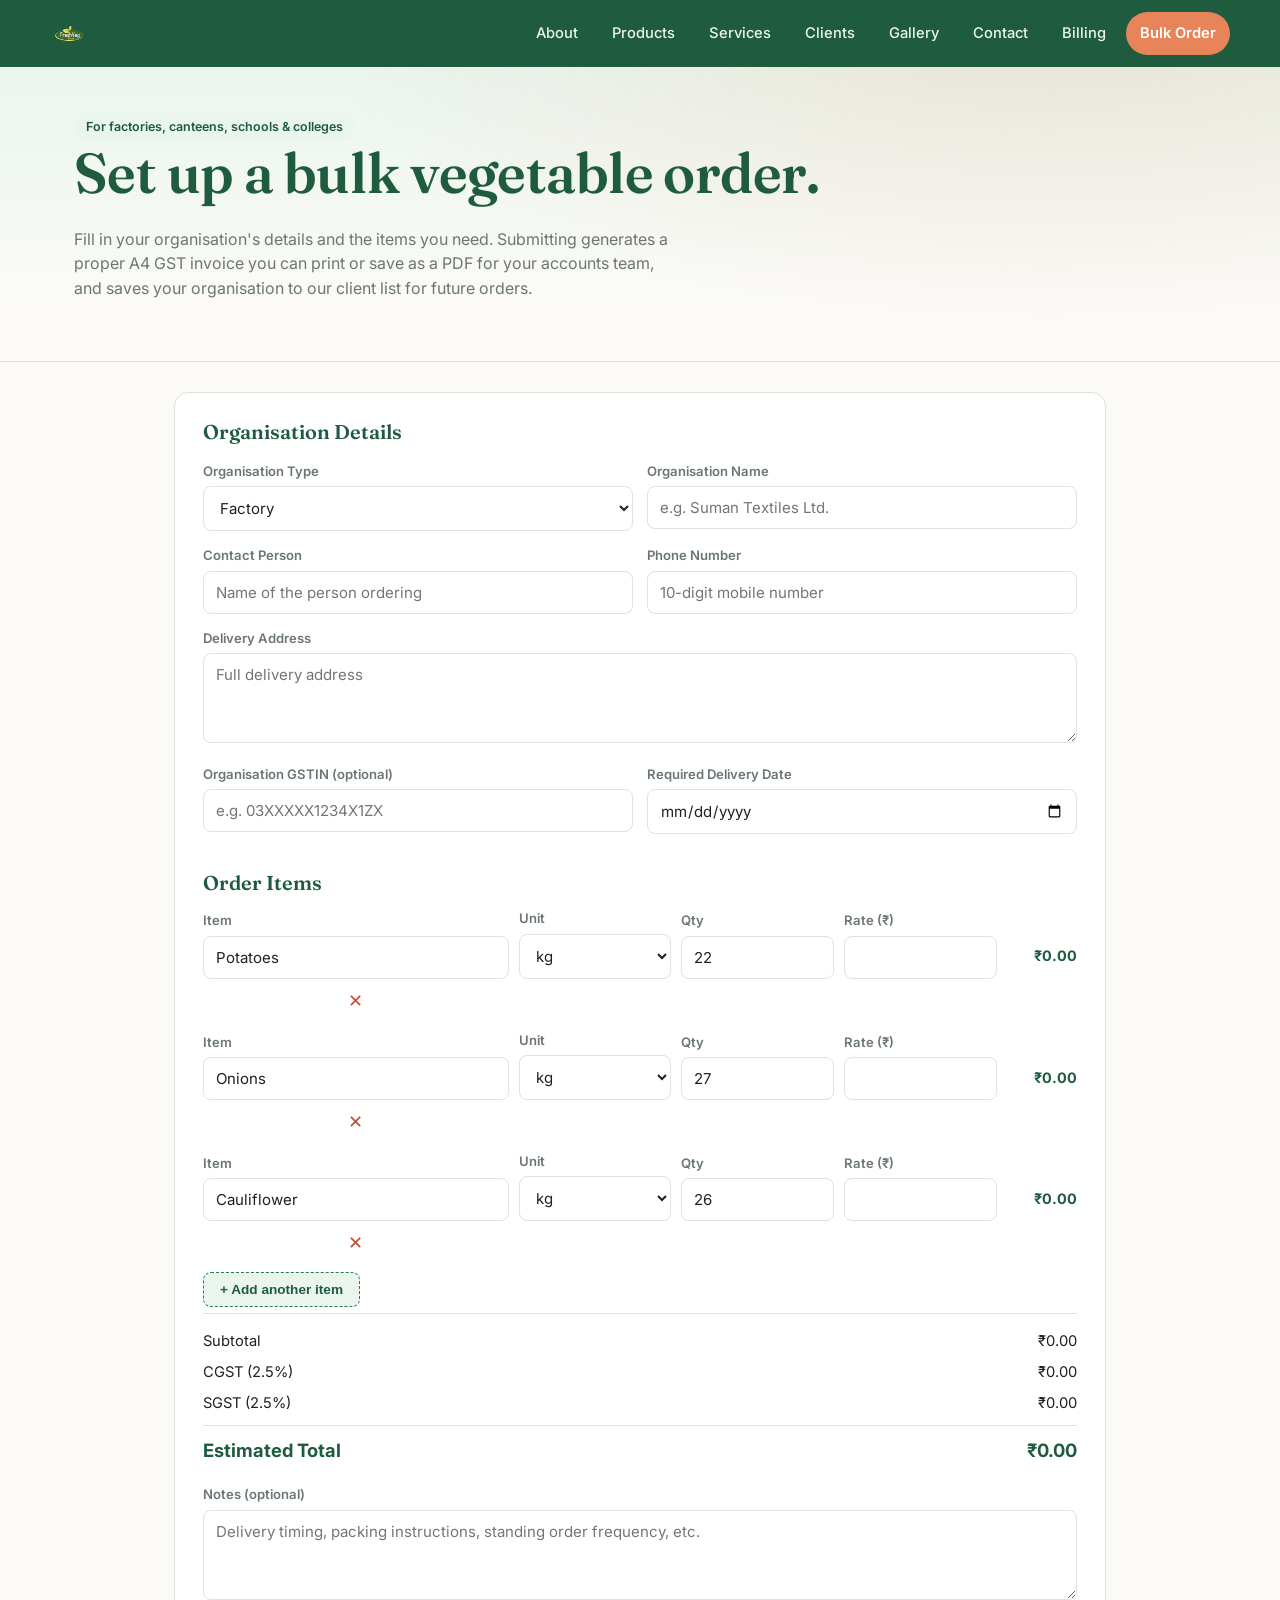
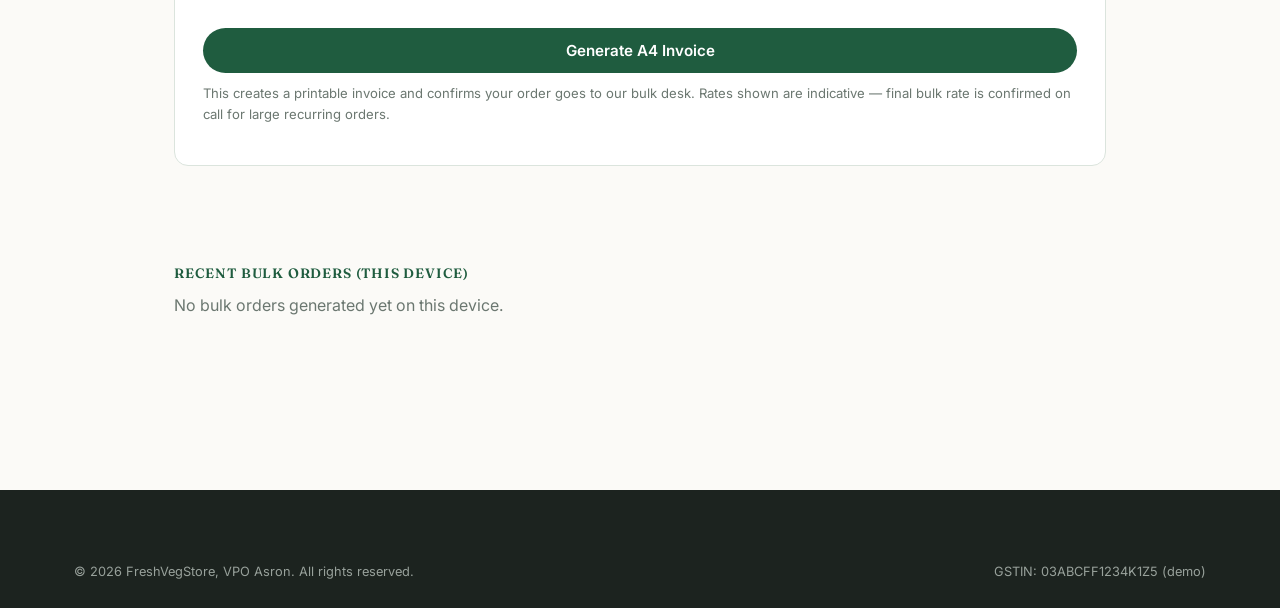
<file: bulk-order/index.html>
<!DOCTYPE html>
<html lang="en">
<head>
<meta charset="UTF-8">
<meta name="viewport" content="width=device-width, initial-scale=1.0">
<title>Bulk Order — FreshVegStore</title>
<meta name="description" content="Place a bulk vegetable order for your factory, canteen, school or college and get an A4 GST invoice from FreshVegStore.">
<link rel="icon" href="../assets/logo.svg" type="image/svg+xml">
<link rel="stylesheet" href="../assets/style.css">
<link rel="stylesheet" href="../assets/invoice.css">
<style>
  .bo-wrap{ max-width:980px; margin:0 auto; padding:30px 24px 60px; }
  .item-row{
    display:grid; grid-template-columns:1.6fr .8fr .8fr .8fr auto; gap:10px; align-items:end; margin-bottom:10px;
  }
  @media (max-width:720px){ .item-row{ grid-template-columns:1fr 1fr; } }
  .item-row .field{ margin-bottom:0; }
  .item-row .amt{ font-weight:700; color:var(--green-deep); font-size:.9rem; padding-bottom:11px; text-align:right; min-width:70px; }
  .item-row button.rm-item{ background:none; border:none; color:#c0503a; font-size:18px; cursor:pointer; padding-bottom:8px; }
  #add-item{ background:var(--green-light); color:var(--green-deep); border:1px dashed var(--green); border-radius:8px; padding:9px 16px; font-weight:600; font-size:.85rem; cursor:pointer; }

  .bo-totals{ margin-top:6px; border-top:1px solid var(--line); padding-top:12px; }
  .bo-totals .row{ display:flex; justify-content:space-between; padding:4px 0; font-size:.92rem; }
  .bo-totals .row.grand{ font-size:1.15rem; font-weight:700; color:var(--green-deep); border-top:1px solid var(--line); margin-top:6px; padding-top:10px; }

  #invoice-overlay{ display:none; position:fixed; inset:0; background:rgba(20,28,22,.55); align-items:flex-start; justify-content:center; z-index:200; padding:24px; overflow:auto; }
  #invoice-overlay.show{ display:flex; }

  table.recent{ width:100%; border-collapse:collapse; font-size:.86rem; }
  table.recent th{ text-align:left; background:var(--green-light); color:var(--green-deep); padding:8px 10px; font-size:.74rem; text-transform:uppercase; letter-spacing:.04em; }
  table.recent td{ padding:8px 10px; border-bottom:1px solid var(--line); }
</style>
</head>
<body>

<header class="site-header">
  <div class="wrap nav-row">
    <a class="brand" href="../index.html"><img src="../assets/logo.svg" alt="FreshVegStore logo"></a>
    <button class="nav-toggle" aria-label="Toggle menu" aria-expanded="false">☰ Menu</button>
    <ul class="nav-links">
      <li><a href="../about/index.html">About</a></li>
      <li><a href="../products/index.html">Products</a></li>
      <li><a href="../services/index.html">Services</a></li>
      <li><a href="../clients/index.html">Clients</a></li>
      <li><a href="../gallery/index.html">Gallery</a></li>
      <li><a href="../contact/index.html">Contact</a></li>
      <li><a href="../billing/index.html">Billing</a></li>
      <li><a class="nav-cta" href="../bulk-order/index.html" aria-current="page">Bulk Order</a></li>
    </ul>
  </div>
</header>

<section class="hero" style="padding:44px 0;">
  <div class="wrap">
    <span class="badge">For factories, canteens, schools &amp; colleges</span>
    <h1>Set up a bulk vegetable order.</h1>
    <p class="muted" style="max-width:60ch;">
      Fill in your organisation's details and the items you need. Submitting generates a proper
      A4 GST invoice you can print or save as a PDF for your accounts team, and saves your
      organisation to our client list for future orders.
    </p>
  </div>
</section>

<div class="bo-wrap">
  <section class="panel card" style="padding:28px;">
    <h3 style="margin-bottom:18px;">Organisation Details</h3>
    <div class="field-row">
      <div class="field">
        <label>Organisation Type</label>
        <select id="org-type">
          <option value="Factory">Factory</option>
          <option value="Canteen">Canteen</option>
          <option value="School">School</option>
          <option value="College">College</option>
          <option value="Other">Other Institution</option>
        </select>
      </div>
      <div class="field">
        <label>Organisation Name</label>
        <input id="org-name" type="text" placeholder="e.g. Suman Textiles Ltd." required>
      </div>
    </div>
    <div class="field-row">
      <div class="field">
        <label>Contact Person</label>
        <input id="org-contact" type="text" placeholder="Name of the person ordering">
      </div>
      <div class="field">
        <label>Phone Number</label>
        <input id="org-phone" type="tel" placeholder="10-digit mobile number" required>
      </div>
    </div>
    <div class="field">
      <label>Delivery Address</label>
      <textarea id="org-address" placeholder="Full delivery address" required></textarea>
    </div>
    <div class="field-row">
      <div class="field">
        <label>Organisation GSTIN (optional)</label>
        <input id="org-gstin" type="text" placeholder="e.g. 03XXXXX1234X1ZX">
      </div>
      <div class="field">
        <label>Required Delivery Date</label>
        <input id="org-date" type="date">
      </div>
    </div>

    <h3 style="margin:24px 0 14px;">Order Items</h3>
    <div id="items-list"></div>
    <button type="button" id="add-item">+ Add another item</button>

    <div class="bo-totals">
      <div class="row"><span>Subtotal</span><span id="bo-subtotal">₹0.00</span></div>
      <div class="row"><span>CGST (2.5%)</span><span id="bo-cgst">₹0.00</span></div>
      <div class="row"><span>SGST (2.5%)</span><span id="bo-sgst">₹0.00</span></div>
      <div class="row grand"><span>Estimated Total</span><span id="bo-grand">₹0.00</span></div>
    </div>

    <div class="field" style="margin-top:16px;">
      <label>Notes (optional)</label>
      <textarea id="org-notes" placeholder="Delivery timing, packing instructions, standing order frequency, etc."></textarea>
    </div>

    <button type="button" id="generate-invoice" class="btn btn-primary" style="width:100%; justify-content:center; margin-top:8px;">Generate A4 Invoice</button>
    <p class="muted" style="font-size:.82rem; margin-top:10px;">This creates a printable invoice and confirms your order goes to our bulk desk. Rates shown are indicative — final bulk rate is confirmed on call for large recurring orders.</p>
  </section>

  <section class="panel" style="margin-top:28px;">
    <h2 style="font-size:.85rem; text-transform:uppercase; letter-spacing:.06em; color:var(--green-deep); margin:0 0 12px;">Recent Bulk Orders (this device)</h2>
    <div id="recent-empty" class="muted">No bulk orders generated yet on this device.</div>
    <div style="overflow-x:auto;">
      <table class="recent" id="recent-table" style="display:none;">
        <thead><tr><th>Invoice No.</th><th>Organisation</th><th>Type</th><th>Date</th><th>Total</th></tr></thead>
        <tbody id="recent-tbody"></tbody>
      </table>
    </div>
  </section>
</div>

<!-- A4 invoice overlay -->
<div id="invoice-overlay">
  <div style="width:100%;">
    <div class="inv-actions">
      <button class="btn btn-primary" id="inv-print">🖨️ Print / Save as PDF</button>
      <button class="btn btn-ghost" id="inv-close">Close</button>
    </div>
    <div class="inv-page" id="invoice-page"></div>
  </div>
</div>

<footer class="site-footer">
  <div class="wrap">
    <div class="footer-bottom" style="border-top:none; margin-top:0;">
      <span>© <span data-year></span> FreshVegStore, VPO Asron. All rights reserved.</span>
      <span>GSTIN: 03ABCFF1234K1Z5 (demo)</span>
    </div>
  </div>
</footer>

<script src="../assets/app.js"></script>
<script>
const GST_RATE = 5; // 2.5% CGST + 2.5% SGST — demo rate, adjust per actual HSN/GST slab
const PRODUCT_HINTS = [
  ["Potatoes","kg",22],["Onions","kg",27],["Tomatoes","kg",26],["Cauliflower","kg",26],
  ["Cabbage","kg",18],["Carrots","kg",35],["Spinach / Saag","kg",18],["Green Peas","kg",55],
  ["Garlic","kg",140],["Ginger","kg",110],["Capsicum","kg",45],["Cucumber","kg",22]
];

let itemRows = 0;
const itemsList = document.getElementById('items-list');

function addItemRow(prefill){
  const id = 'item-' + (itemRows++);
  const row = document.createElement('div');
  row.className = 'item-row';
  row.dataset.id = id;
  row.innerHTML = `
    <div class="field">
      <label>Item</label>
      <input list="product-hints" class="it-name" placeholder="e.g. Potatoes" value="${prefill ? prefill[0] : ''}">
    </div>
    <div class="field">
      <label>Unit</label>
      <select class="it-unit">
        <option value="kg" ${!prefill||prefill[1]==='kg'?'selected':''}>kg</option>
        <option value="quintal" ${prefill&&prefill[1]==='quintal'?'selected':''}>quintal</option>
        <option value="bunch" ${prefill&&prefill[1]==='bunch'?'selected':''}>bunch</option>
        <option value="crate" ${prefill&&prefill[1]==='crate'?'selected':''}>crate</option>
      </select>
    </div>
    <div class="field"><label>Qty</label><input type="number" class="it-qty" min="0" step="0.5" value="${prefill?prefill[2]:1}"></div>
    <div class="field"><label>Rate (₹)</label><input type="number" class="it-rate" min="0" step="0.5" value="${prefill?prefill[3]:0}"></div>
    <div class="amt">₹0.00</div>
    <button type="button" class="rm-item" title="Remove item">✕</button>`;
  itemsList.appendChild(row);
  row.querySelectorAll('.it-qty,.it-rate').forEach(inp => inp.addEventListener('input', updateBoTotals));
  row.querySelector('.rm-item').addEventListener('click', () => { row.remove(); updateBoTotals(); });
  updateBoTotals();
}

// product name datalist
const dl = document.createElement('datalist');
dl.id = 'product-hints';
dl.innerHTML = PRODUCT_HINTS.map(p => `<option value="${p[0]}">`).join('');
document.body.appendChild(dl);

document.getElementById('add-item').addEventListener('click', () => addItemRow());

function updateBoTotals(){
  let subtotal = 0;
  document.querySelectorAll('.item-row').forEach(row => {
    const qty = parseFloat(row.querySelector('.it-qty').value) || 0;
    const rate = parseFloat(row.querySelector('.it-rate').value) || 0;
    const amt = qty * rate;
    row.querySelector('.amt').textContent = FVS.money(amt);
    subtotal += amt;
  });
  const cgst = subtotal * (GST_RATE/2/100);
  const sgst = subtotal * (GST_RATE/2/100);
  const grand = subtotal + cgst + sgst;
  document.getElementById('bo-subtotal').textContent = FVS.money(subtotal);
  document.getElementById('bo-cgst').textContent = FVS.money(cgst);
  document.getElementById('bo-sgst').textContent = FVS.money(sgst);
  document.getElementById('bo-grand').textContent = FVS.money(grand);
  return { subtotal, cgst, sgst, grand };
}

// seed with 3 sample rows using hint data
addItemRow(PRODUCT_HINTS[0]);
addItemRow(PRODUCT_HINTS[1]);
addItemRow(PRODUCT_HINTS[3]);

function numberToWordsINR(num){
  const a = ['','One','Two','Three','Four','Five','Six','Seven','Eight','Nine','Ten','Eleven','Twelve','Thirteen','Fourteen','Fifteen','Sixteen','Seventeen','Eighteen','Nineteen'];
  const b = ['','','Twenty','Thirty','Forty','Fifty','Sixty','Seventy','Eighty','Ninety'];
  function two(n){ return n<20 ? a[n] : b[Math.floor(n/10)] + (n%10 ? ' '+a[n%10] : ''); }
  function three(n){ return (n>=100 ? a[Math.floor(n/100)]+' Hundred '+two(n%100) : two(n)).trim(); }
  let n = Math.floor(num);
  if(n === 0) return 'Zero Rupees Only';
  let str = '';
  const crore = Math.floor(n/10000000); n%=10000000;
  const lakh = Math.floor(n/100000); n%=100000;
  const thousand = Math.floor(n/1000); n%=1000;
  const hundred = n;
  if(crore) str += three(crore)+' Crore ';
  if(lakh) str += three(lakh)+' Lakh ';
  if(thousand) str += three(thousand)+' Thousand ';
  if(hundred) str += three(hundred);
  return str.trim()+' Rupees Only';
}

/* ===================== GENERATE INVOICE ===================== */
const invoiceOverlay = document.getElementById('invoice-overlay');
const invoicePage = document.getElementById('invoice-page');

document.getElementById('generate-invoice').addEventListener('click', () => {
  const orgType = document.getElementById('org-type').value;
  const orgName = document.getElementById('org-name').value.trim();
  const contact = document.getElementById('org-contact').value.trim();
  const phone = document.getElementById('org-phone').value.trim();
  const address = document.getElementById('org-address').value.trim();
  const gstin = document.getElementById('org-gstin').value.trim();
  const delivDate = document.getElementById('org-date').value;
  const notes = document.getElementById('org-notes').value.trim();

  if(!orgName || !phone || !address){
    alert('Please fill organisation name, phone and delivery address.');
    return;
  }
  const items = [...document.querySelectorAll('.item-row')].map(row => ({
    name: row.querySelector('.it-name').value.trim() || 'Item',
    unit: row.querySelector('.it-unit').value,
    qty: parseFloat(row.querySelector('.it-qty').value) || 0,
    rate: parseFloat(row.querySelector('.it-rate').value) || 0
  })).filter(it => it.qty > 0);

  if(items.length === 0){ alert('Add at least one item with a quantity.'); return; }

  const totals = updateBoTotals();
  const invoiceNo = FVS.nextInvoiceNo();
  const now = new Date();
  const dateStr = now.toLocaleDateString('en-IN');

  const order = {
    invoiceNo, date: dateStr, orgType, orgName, contact, phone, address, gstin, delivDate, notes,
    items, ...totals
  };
  FVS.recordBulkOrder(order);
  FVS.upsertCustomer({ name: orgName, phone, address, segment: 'bulk', orgType, gstin }, totals.grand);

  renderInvoice(order);
  renderRecent();
  invoiceOverlay.classList.add('show');
  window.scrollTo(0,0);
});

function renderInvoice(o){
  let rows = '';
  o.items.forEach((it,i) => {
    rows += `<tr><td>${i+1}</td><td>${it.name}</td><td class="num">${it.qty} ${it.unit}</td><td class="num">₹${it.rate.toFixed(2)}</td><td class="num">₹${(it.qty*it.rate).toFixed(2)}</td></tr>`;
  });
  invoicePage.innerHTML = `
    <div class="inv-top">
      <div class="inv-brand">
        <img src="../assets/logo.svg" alt="FreshVegStore">
        <div>
          <h1>${FVS.SHOP.name}</h1>
          <p>${FVS.SHOP.addressLine1}, ${FVS.SHOP.addressLine2}<br>Ph: ${FVS.SHOP.phone} &nbsp;|&nbsp; GSTIN: ${FVS.SHOP.gstin}</p>
        </div>
      </div>
      <div class="inv-meta">
        <div class="doctitle">BULK ORDER INVOICE</div>
        <table>
          <tr><td class="k">Invoice No.</td><td>${o.invoiceNo}</td></tr>
          <tr><td class="k">Date</td><td>${o.date}</td></tr>
          ${o.delivDate ? `<tr><td class="k">Delivery Date</td><td>${new Date(o.delivDate).toLocaleDateString('en-IN')}</td></tr>` : ''}
        </table>
      </div>
    </div>
    <div class="inv-parties">
      <div class="inv-box">
        <h4>Billed To (${o.orgType})</h4>
        <div class="name">${o.orgName}</div>
        ${o.contact ? `<div class="line">Attn: ${o.contact}</div>` : ''}
        <div class="line">${o.address}</div>
        <div class="line">Ph: ${o.phone}</div>
        ${o.gstin ? `<div class="line muted">GSTIN: ${o.gstin}</div>` : ''}
      </div>
      <div class="inv-box" style="text-align:right;">
        <h4>Supplied By</h4>
        <div class="name">${FVS.SHOP.name}</div>
        <div class="line">${FVS.SHOP.addressLine1}</div>
        <div class="line">${FVS.SHOP.addressLine2}</div>
        <div class="line muted">GSTIN: ${FVS.SHOP.gstin}</div>
      </div>
    </div>
    <table class="inv-table">
      <thead><tr><th>#</th><th>Item</th><th class="num">Qty</th><th class="num">Rate</th><th class="num">Amount</th></tr></thead>
      <tbody>${rows}</tbody>
    </table>
    <div class="inv-totals">
      <table>
        <tr><td class="k">Subtotal</td><td class="v">₹${o.subtotal.toFixed(2)}</td></tr>
        <tr><td class="k">CGST (2.5%)</td><td class="v">₹${o.cgst.toFixed(2)}</td></tr>
        <tr><td class="k">SGST (2.5%)</td><td class="v">₹${o.sgst.toFixed(2)}</td></tr>
        <tr class="grand"><td class="k">Total</td><td class="v">₹${o.grand.toFixed(2)}</td></tr>
      </table>
    </div>
    <div class="inv-words"><span class="k">Amount in words:</span> ${numberToWordsINR(o.grand)}</div>
    ${o.notes ? `<div class="inv-words" style="margin-top:6px;"><span class="k">Notes:</span> ${o.notes}</div>` : ''}
    <div class="inv-bottom">
      <div class="inv-terms">
        <h4>Terms</h4>
        Rate quoted is fixed for this order only; standing bulk rates are re-confirmed periodically.
        Payment due within 7 days of delivery unless otherwise agreed. This is a computer-generated invoice.
      </div>
      <div class="inv-sign"><div class="box">Authorised Signatory</div></div>
    </div>
    <div class="inv-footer-strip">
      <span>${FVS.SHOP.name} · ${FVS.SHOP.addressLine1}</span>
      <span>Ph: ${FVS.SHOP.phone} · ${FVS.SHOP.email}</span>
    </div>`;
}

document.getElementById('inv-close').addEventListener('click', () => invoiceOverlay.classList.remove('show'));
document.getElementById('inv-print').addEventListener('click', () => window.print());

/* ===================== RECENT ORDERS ===================== */
function renderRecent(){
  const list = FVS.getBulkOrders();
  const table = document.getElementById('recent-table');
  const empty = document.getElementById('recent-empty');
  if(list.length === 0){ table.style.display = 'none'; empty.style.display = 'block'; return; }
  table.style.display = 'table'; empty.style.display = 'none';
  document.getElementById('recent-tbody').innerHTML = list.slice(0,10).map(o => `
    <tr><td>${o.invoiceNo}</td><td>${o.orgName}</td><td>${o.orgType}</td><td>${o.date}</td><td>${FVS.money(o.grand)}</td></tr>
  `).join('');
}
renderRecent();
</script>
</body>
</html>
</file>
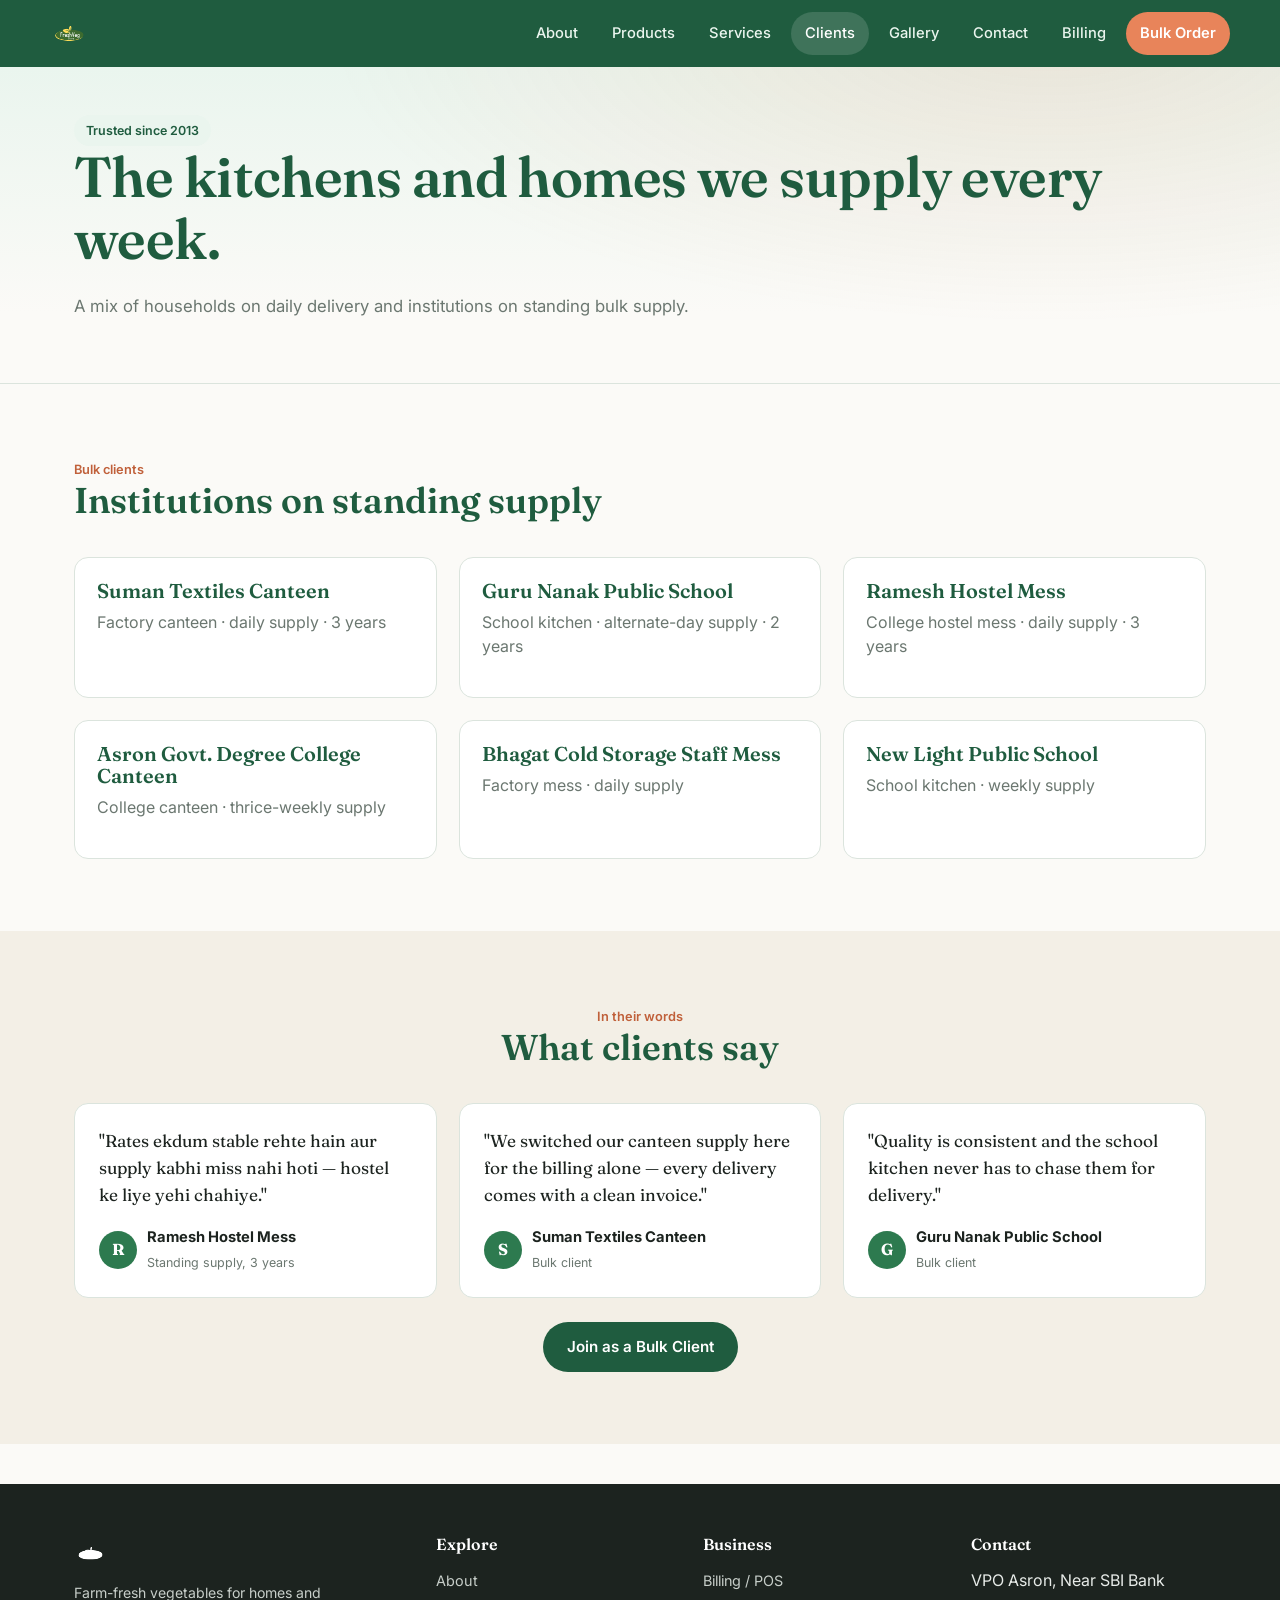
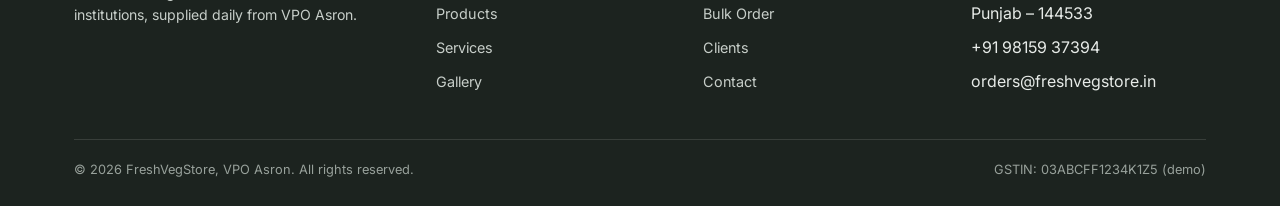
<file: clients/index.html>
<!DOCTYPE html>
<html lang="en">
<head>
<meta charset="UTF-8">
<meta name="viewport" content="width=device-width, initial-scale=1.0">
<title>Clients — FreshVegStore</title>
<meta name="description" content="Households, hostels, canteens and schools that rely on FreshVegStore for daily and bulk vegetable supply.">
<link rel="icon" href="../assets/logo.svg" type="image/svg+xml">
<link rel="stylesheet" href="../assets/style.css">
</head>
<body>

<header class="site-header">
  <div class="wrap nav-row">
    <a class="brand" href="../index.html"><img src="../assets/logo.svg" alt="FreshVegStore logo"></a>
    <button class="nav-toggle" aria-label="Toggle menu" aria-expanded="false">☰ Menu</button>
    <ul class="nav-links">
      <li><a href="../about/index.html">About</a></li>
      <li><a href="../products/index.html">Products</a></li>
      <li><a href="../services/index.html">Services</a></li>
      <li><a href="../clients/index.html" aria-current="page">Clients</a></li>
      <li><a href="../gallery/index.html">Gallery</a></li>
      <li><a href="../contact/index.html">Contact</a></li>
      <li><a href="../billing/index.html">Billing</a></li>
      <li><a class="nav-cta" href="../bulk-order/index.html">Bulk Order</a></li>
    </ul>
  </div>
</header>

<section class="hero" style="padding:48px 0;">
  <div class="wrap">
    <span class="badge">Trusted since 2013</span>
    <h1>The kitchens and homes we supply every week.</h1>
    <p class="muted" style="max-width:60ch; font-size:1.05rem;">A mix of households on daily delivery and institutions on standing bulk supply.</p>
  </div>
</section>

<section>
  <div class="wrap">
    <div class="section-head">
      <span class="eyebrow-note">Bulk clients</span>
      <h2>Institutions on standing supply</h2>
    </div>
    <div class="grid grid-3">
      <div class="card"><h3>Suman Textiles Canteen</h3><p class="muted">Factory canteen · daily supply · 3 years</p></div>
      <div class="card"><h3>Guru Nanak Public School</h3><p class="muted">School kitchen · alternate-day supply · 2 years</p></div>
      <div class="card"><h3>Ramesh Hostel Mess</h3><p class="muted">College hostel mess · daily supply · 3 years</p></div>
      <div class="card"><h3>Asron Govt. Degree College Canteen</h3><p class="muted">College canteen · thrice-weekly supply</p></div>
      <div class="card"><h3>Bhagat Cold Storage Staff Mess</h3><p class="muted">Factory mess · daily supply</p></div>
      <div class="card"><h3>New Light Public School</h3><p class="muted">School kitchen · weekly supply</p></div>
    </div>
  </div>
</section>

<section style="background:var(--paper-dim);">
  <div class="wrap">
    <div class="section-head center">
      <span class="eyebrow-note">In their words</span>
      <h2>What clients say</h2>
    </div>
    <div class="grid grid-3">
      <div class="quote-card">
        <p class="quote">"Rates ekdum stable rehte hain aur supply kabhi miss nahi hoti — hostel ke liye yehi chahiye."</p>
        <div class="who"><div class="avatar">R</div><div><strong>Ramesh Hostel Mess</strong><span>Standing supply, 3 years</span></div></div>
      </div>
      <div class="quote-card">
        <p class="quote">"We switched our canteen supply here for the billing alone — every delivery comes with a clean invoice."</p>
        <div class="who"><div class="avatar">S</div><div><strong>Suman Textiles Canteen</strong><span>Bulk client</span></div></div>
      </div>
      <div class="quote-card">
        <p class="quote">"Quality is consistent and the school kitchen never has to chase them for delivery."</p>
        <div class="who"><div class="avatar">G</div><div><strong>Guru Nanak Public School</strong><span>Bulk client</span></div></div>
      </div>
    </div>
    <div style="text-align:center; margin-top:24px;">
      <a class="btn btn-primary" href="../bulk-order/index.html">Join as a Bulk Client</a>
    </div>
  </div>
</section>

<footer class="site-footer">
  <div class="wrap">
    <div class="footer-grid">
      <div>
        <div class="footer-brand"><img src="../assets/logo.svg" alt="FreshVegStore" style="height:34px; filter:brightness(0) invert(1);"></div>
        <p style="color:#c7cec9; font-size:.88rem; max-width:32ch;">Farm-fresh vegetables for homes and institutions, supplied daily from VPO Asron.</p>
      </div>
      <div>
        <h4>Explore</h4>
        <ul>
          <li><a href="../about/index.html">About</a></li>
          <li><a href="../products/index.html">Products</a></li>
          <li><a href="../services/index.html">Services</a></li>
          <li><a href="../gallery/index.html">Gallery</a></li>
        </ul>
      </div>
      <div>
        <h4>Business</h4>
        <ul>
          <li><a href="../billing/index.html">Billing / POS</a></li>
          <li><a href="../bulk-order/index.html">Bulk Order</a></li>
          <li><a href="../clients/index.html">Clients</a></li>
          <li><a href="../contact/index.html">Contact</a></li>
        </ul>
      </div>
      <div>
        <h4>Contact</h4>
        <ul>
          <li>VPO Asron, Near SBI Bank</li>
          <li>Punjab – 144533</li>
          <li>+91 98159 37394</li>
          <li>orders@freshvegstore.in</li>
        </ul>
      </div>
    </div>
    <div class="footer-bottom">
      <span>© <span data-year></span> FreshVegStore, VPO Asron. All rights reserved.</span>
      <span>GSTIN: 03ABCFF1234K1Z5 (demo)</span>
    </div>
  </div>
</footer>

<script src="../assets/app.js"></script>
</body>
</html>
</file>
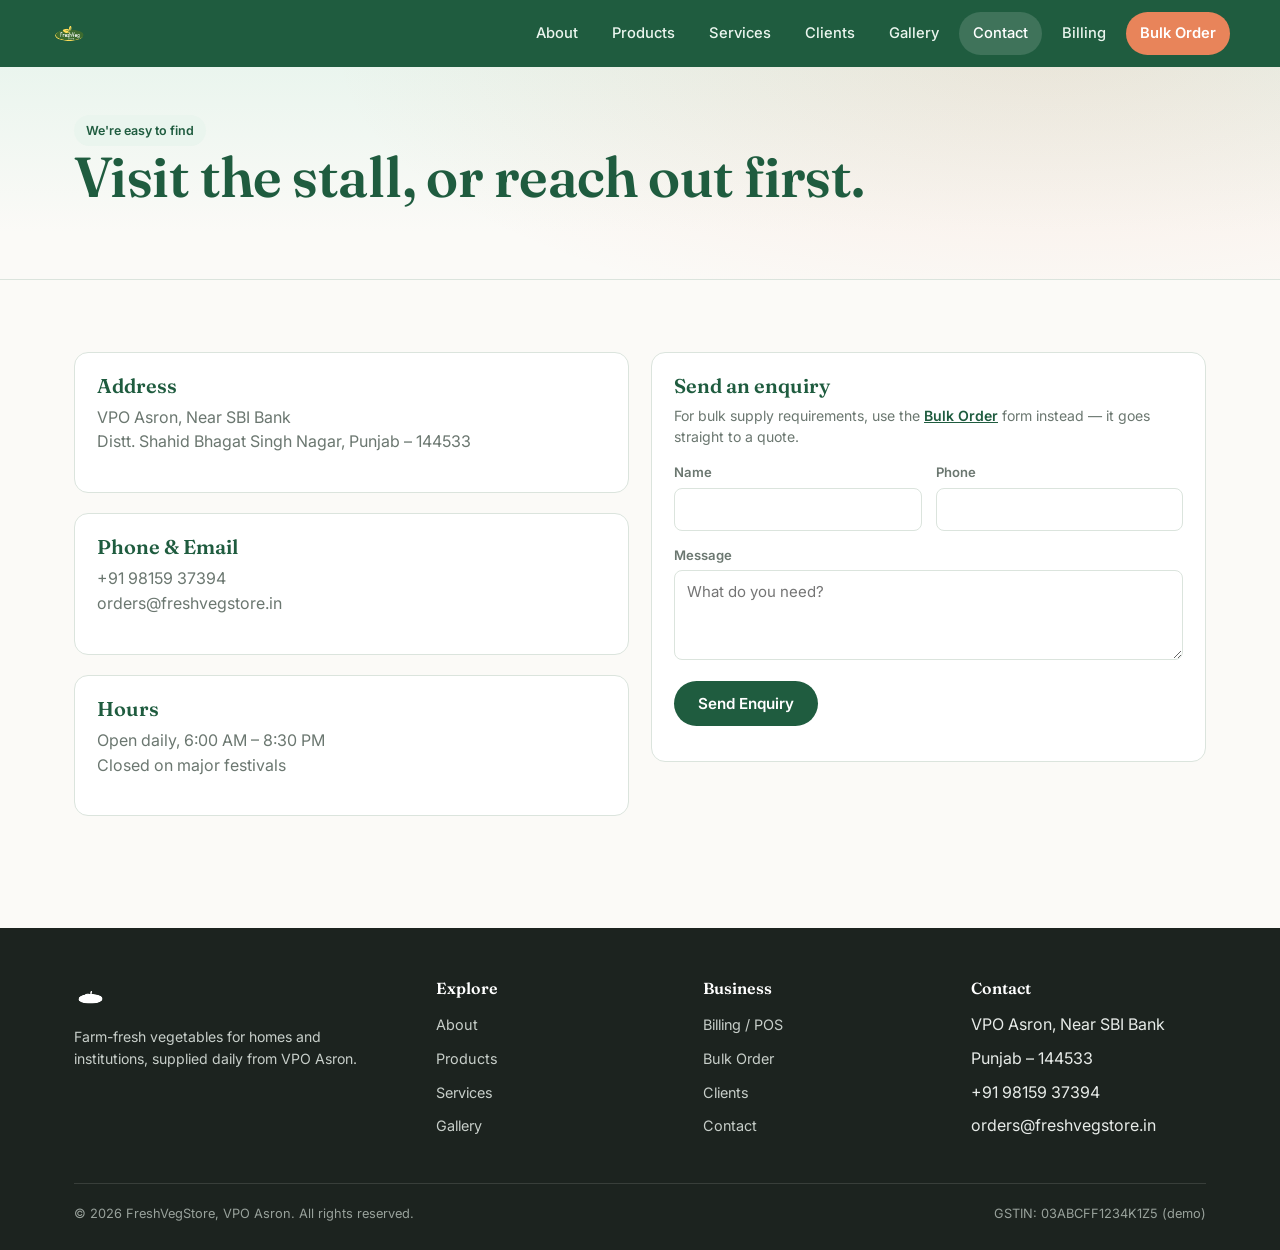
<file: contact/index.html>
<!DOCTYPE html>
<html lang="en">
<head>
<meta charset="UTF-8">
<meta name="viewport" content="width=device-width, initial-scale=1.0">
<title>Contact — FreshVegStore</title>
<meta name="description" content="Get in touch with FreshVegStore, VPO Asron, Punjab.">
<link rel="icon" href="../assets/logo.svg" type="image/svg+xml">
<link rel="stylesheet" href="../assets/style.css">
</head>
<body>

<header class="site-header">
  <div class="wrap nav-row">
    <a class="brand" href="../index.html"><img src="../assets/logo.svg" alt="FreshVegStore logo"></a>
    <button class="nav-toggle" aria-label="Toggle menu" aria-expanded="false">☰ Menu</button>
    <ul class="nav-links">
      <li><a href="../about/index.html">About</a></li>
      <li><a href="../products/index.html">Products</a></li>
      <li><a href="../services/index.html">Services</a></li>
      <li><a href="../clients/index.html">Clients</a></li>
      <li><a href="../gallery/index.html">Gallery</a></li>
      <li><a href="../contact/index.html" aria-current="page">Contact</a></li>
      <li><a href="../billing/index.html">Billing</a></li>
      <li><a class="nav-cta" href="../bulk-order/index.html">Bulk Order</a></li>
    </ul>
  </div>
</header>

<section class="hero" style="padding:48px 0;">
  <div class="wrap">
    <span class="badge">We're easy to find</span>
    <h1>Visit the stall, or reach out first.</h1>
  </div>
</section>

<section>
  <div class="wrap grid grid-2" style="align-items:flex-start;">
    <div>
      <div class="card" style="margin-bottom:20px;">
        <h3>Address</h3>
        <p class="muted">VPO Asron, Near SBI Bank<br>Distt. Shahid Bhagat Singh Nagar, Punjab – 144533</p>
      </div>
      <div class="card" style="margin-bottom:20px;">
        <h3>Phone &amp; Email</h3>
        <p class="muted">+91 98159 37394<br>orders@freshvegstore.in</p>
      </div>
      <div class="card">
        <h3>Hours</h3>
        <p class="muted">Open daily, 6:00 AM – 8:30 PM<br>Closed on major festivals</p>
      </div>
    </div>

    <div class="card">
      <h3>Send an enquiry</h3>
      <p class="muted" style="font-size:.88rem;">For bulk supply requirements, use the <a href="../bulk-order/index.html" style="color:var(--green-deep); font-weight:600;">Bulk Order</a> form instead — it goes straight to a quote.</p>
      <form id="enquiry-form">
        <div class="field-row">
          <div class="field"><label>Name</label><input type="text" required></div>
          <div class="field"><label>Phone</label><input type="tel" required></div>
        </div>
        <div class="field"><label>Message</label><textarea placeholder="What do you need?" required></textarea></div>
        <button class="btn btn-primary" type="submit">Send Enquiry</button>
        <p id="enquiry-msg" class="muted" style="margin-top:10px; font-size:.85rem;"></p>
      </form>
    </div>
  </div>
</section>

<footer class="site-footer">
  <div class="wrap">
    <div class="footer-grid">
      <div>
        <div class="footer-brand"><img src="../assets/logo.svg" alt="FreshVegStore" style="height:34px; filter:brightness(0) invert(1);"></div>
        <p style="color:#c7cec9; font-size:.88rem; max-width:32ch;">Farm-fresh vegetables for homes and institutions, supplied daily from VPO Asron.</p>
      </div>
      <div>
        <h4>Explore</h4>
        <ul>
          <li><a href="../about/index.html">About</a></li>
          <li><a href="../products/index.html">Products</a></li>
          <li><a href="../services/index.html">Services</a></li>
          <li><a href="../gallery/index.html">Gallery</a></li>
        </ul>
      </div>
      <div>
        <h4>Business</h4>
        <ul>
          <li><a href="../billing/index.html">Billing / POS</a></li>
          <li><a href="../bulk-order/index.html">Bulk Order</a></li>
          <li><a href="../clients/index.html">Clients</a></li>
          <li><a href="../contact/index.html">Contact</a></li>
        </ul>
      </div>
      <div>
        <h4>Contact</h4>
        <ul>
          <li>VPO Asron, Near SBI Bank</li>
          <li>Punjab – 144533</li>
          <li>+91 98159 37394</li>
          <li>orders@freshvegstore.in</li>
        </ul>
      </div>
    </div>
    <div class="footer-bottom">
      <span>© <span data-year></span> FreshVegStore, VPO Asron. All rights reserved.</span>
      <span>GSTIN: 03ABCFF1234K1Z5 (demo)</span>
    </div>
  </div>
</footer>

<script src="../assets/app.js"></script>
<script>
  document.getElementById('enquiry-form').addEventListener('submit', e => {
    e.preventDefault();
    document.getElementById('enquiry-msg').textContent =
      "Thanks — this demo form doesn't send yet. Connect it to a form service (e.g. Formspree) or call +91 98159 37394 directly.";
    e.target.reset();
  });
</script>
</body>
</html>
</file>
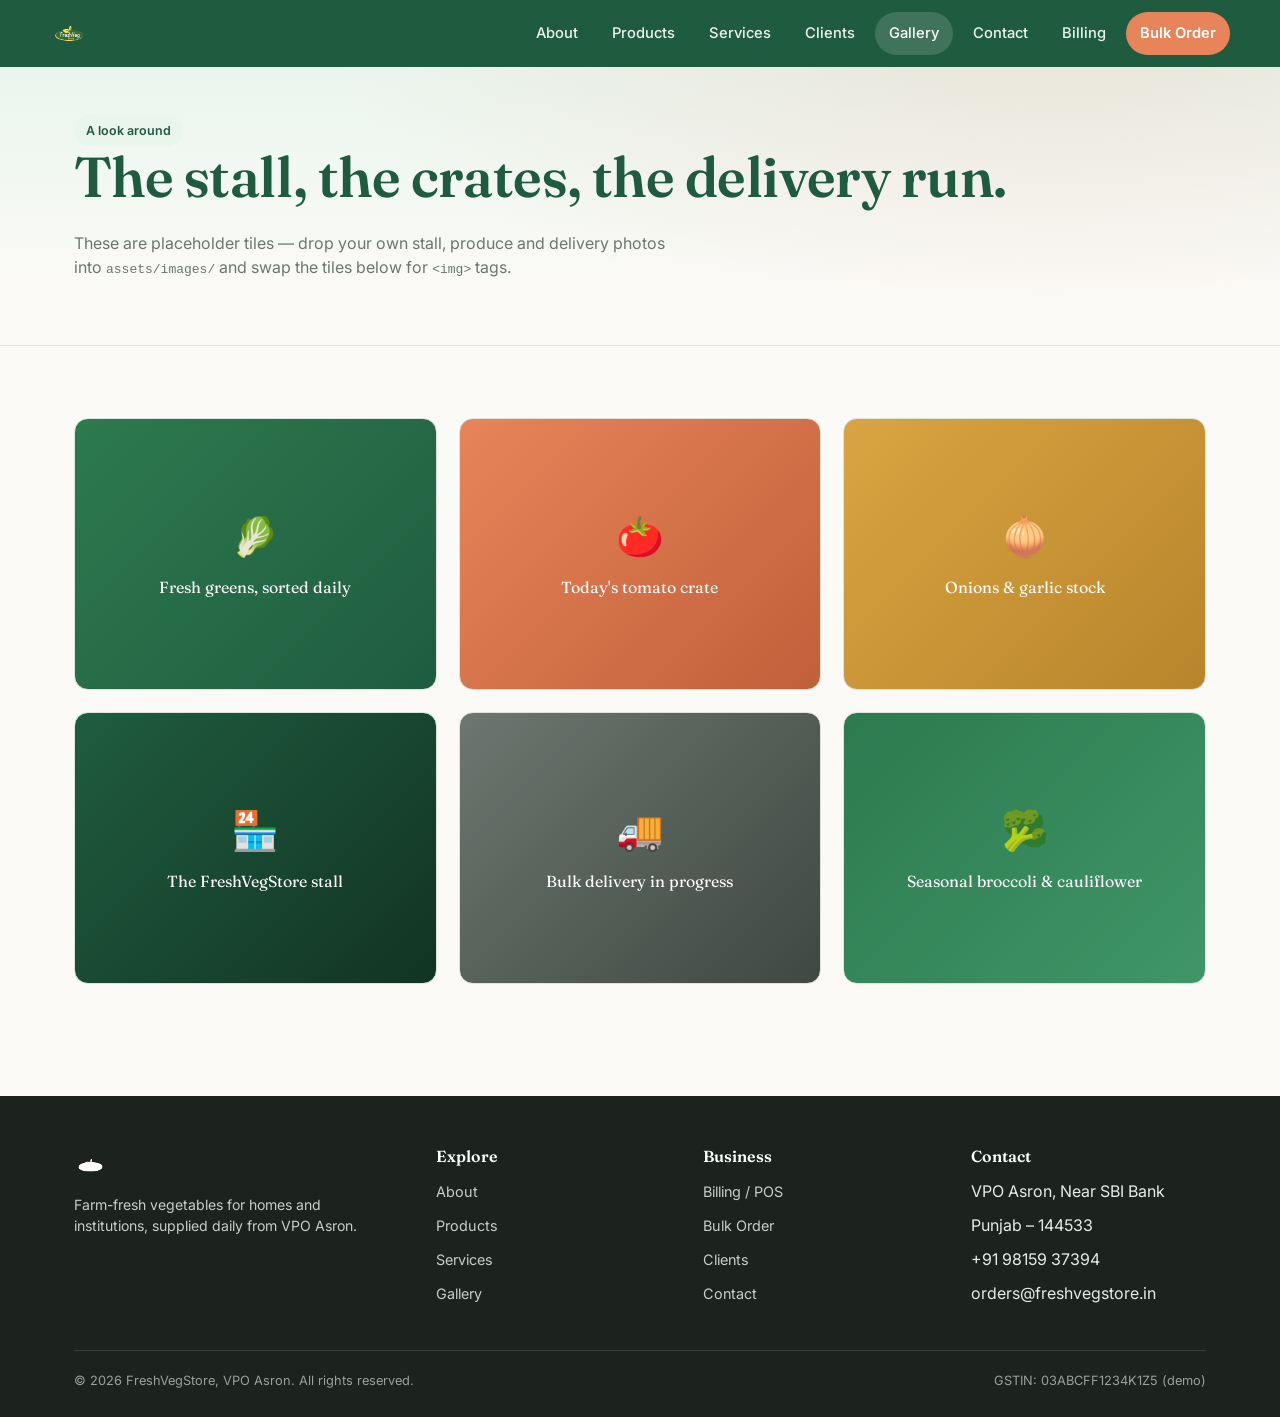
<file: gallery/index.html>
<!DOCTYPE html>
<html lang="en">
<head>
<meta charset="UTF-8">
<meta name="viewport" content="width=device-width, initial-scale=1.0">
<title>Gallery — FreshVegStore</title>
<meta name="description" content="A look at our produce, stall and deliveries.">
<link rel="icon" href="../assets/logo.svg" type="image/svg+xml">
<link rel="stylesheet" href="../assets/style.css">
<style>
  .tile{
    aspect-ratio:4/3; border-radius:var(--radius-m); display:flex; flex-direction:column;
    align-items:center; justify-content:center; gap:8px; color:#fff; text-align:center; padding:16px;
    border:1px solid var(--line);
  }
  .tile span.emoji{ font-size:2.4rem; }
  .tile span.label{ font-family:'Fraunces',serif; font-size:1rem; }
  .t1{ background:linear-gradient(135deg,#2d7a4f,#1f5c3f); }
  .t2{ background:linear-gradient(135deg,#e8845a,#c0603a); }
  .t3{ background:linear-gradient(135deg,#d9a441,#b9852c); }
  .t4{ background:linear-gradient(135deg,#1f5c3f,#123423); }
  .t5{ background:linear-gradient(135deg,#6b7770,#3f4842); }
  .t6{ background:linear-gradient(135deg,#2d7a4f,#3f9668); }
</style>
</head>
<body>

<header class="site-header">
  <div class="wrap nav-row">
    <a class="brand" href="../index.html"><img src="../assets/logo.svg" alt="FreshVegStore logo"></a>
    <button class="nav-toggle" aria-label="Toggle menu" aria-expanded="false">☰ Menu</button>
    <ul class="nav-links">
      <li><a href="../about/index.html">About</a></li>
      <li><a href="../products/index.html">Products</a></li>
      <li><a href="../services/index.html">Services</a></li>
      <li><a href="../clients/index.html">Clients</a></li>
      <li><a href="../gallery/index.html" aria-current="page">Gallery</a></li>
      <li><a href="../contact/index.html">Contact</a></li>
      <li><a href="../billing/index.html">Billing</a></li>
      <li><a class="nav-cta" href="../bulk-order/index.html">Bulk Order</a></li>
    </ul>
  </div>
</header>

<section class="hero" style="padding:48px 0;">
  <div class="wrap">
    <span class="badge">A look around</span>
    <h1>The stall, the crates, the delivery run.</h1>
    <p class="muted" style="max-width:60ch;">
      These are placeholder tiles — drop your own stall, produce and delivery photos into
      <code>assets/images/</code> and swap the tiles below for <code>&lt;img&gt;</code> tags.
    </p>
  </div>
</section>

<section>
  <div class="wrap grid grid-3">
    <div class="tile t1"><span class="emoji">🥬</span><span class="label">Fresh greens, sorted daily</span></div>
    <div class="tile t2"><span class="emoji">🍅</span><span class="label">Today's tomato crate</span></div>
    <div class="tile t3"><span class="emoji">🧅</span><span class="label">Onions &amp; garlic stock</span></div>
    <div class="tile t4"><span class="emoji">🏪</span><span class="label">The FreshVegStore stall</span></div>
    <div class="tile t5"><span class="emoji">🚚</span><span class="label">Bulk delivery in progress</span></div>
    <div class="tile t6"><span class="emoji">🥦</span><span class="label">Seasonal broccoli &amp; cauliflower</span></div>
  </div>
</section>

<footer class="site-footer">
  <div class="wrap">
    <div class="footer-grid">
      <div>
        <div class="footer-brand"><img src="../assets/logo.svg" alt="FreshVegStore" style="height:34px; filter:brightness(0) invert(1);"></div>
        <p style="color:#c7cec9; font-size:.88rem; max-width:32ch;">Farm-fresh vegetables for homes and institutions, supplied daily from VPO Asron.</p>
      </div>
      <div>
        <h4>Explore</h4>
        <ul>
          <li><a href="../about/index.html">About</a></li>
          <li><a href="../products/index.html">Products</a></li>
          <li><a href="../services/index.html">Services</a></li>
          <li><a href="../gallery/index.html">Gallery</a></li>
        </ul>
      </div>
      <div>
        <h4>Business</h4>
        <ul>
          <li><a href="../billing/index.html">Billing / POS</a></li>
          <li><a href="../bulk-order/index.html">Bulk Order</a></li>
          <li><a href="../clients/index.html">Clients</a></li>
          <li><a href="../contact/index.html">Contact</a></li>
        </ul>
      </div>
      <div>
        <h4>Contact</h4>
        <ul>
          <li>VPO Asron, Near SBI Bank</li>
          <li>Punjab – 144533</li>
          <li>+91 98159 37394</li>
          <li>orders@freshvegstore.in</li>
        </ul>
      </div>
    </div>
    <div class="footer-bottom">
      <span>© <span data-year></span> FreshVegStore, VPO Asron. All rights reserved.</span>
      <span>GSTIN: 03ABCFF1234K1Z5 (demo)</span>
    </div>
  </div>
</footer>

<script src="../assets/app.js"></script>
</body>
</html>
</file>
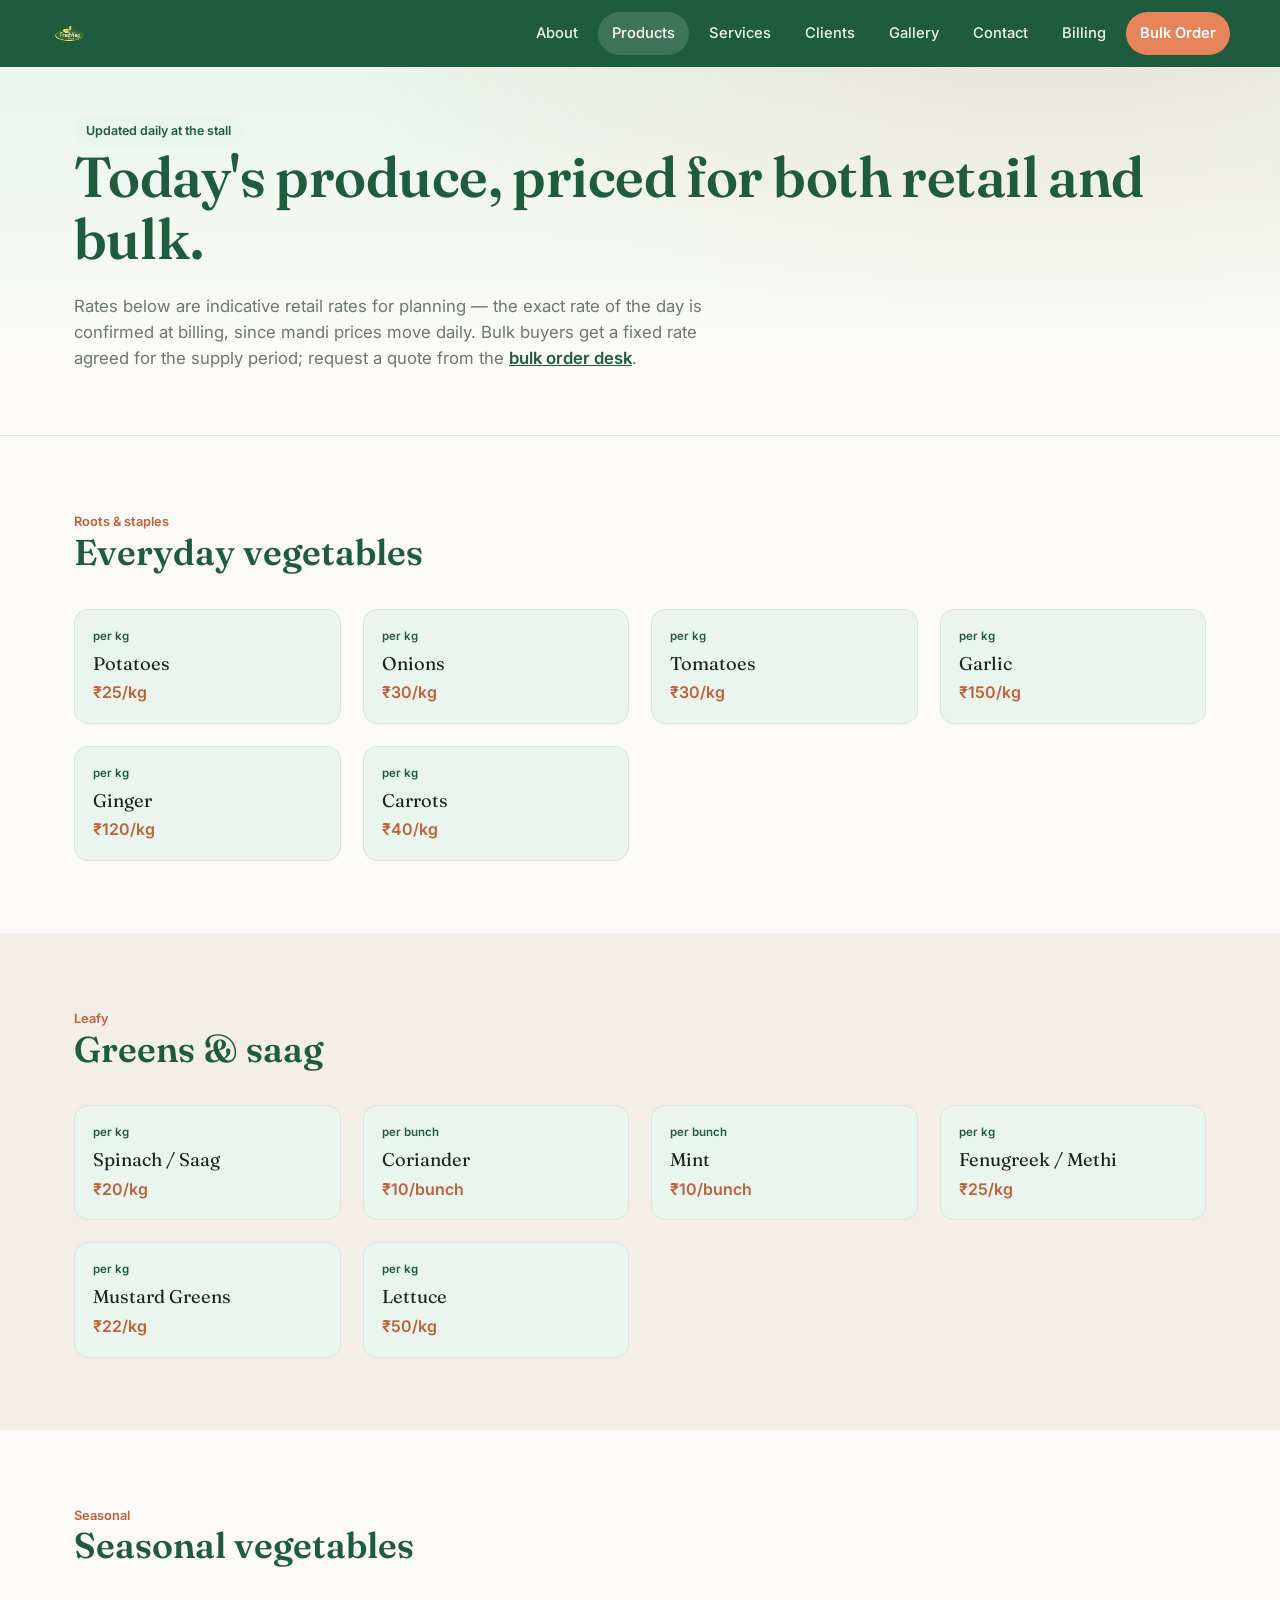
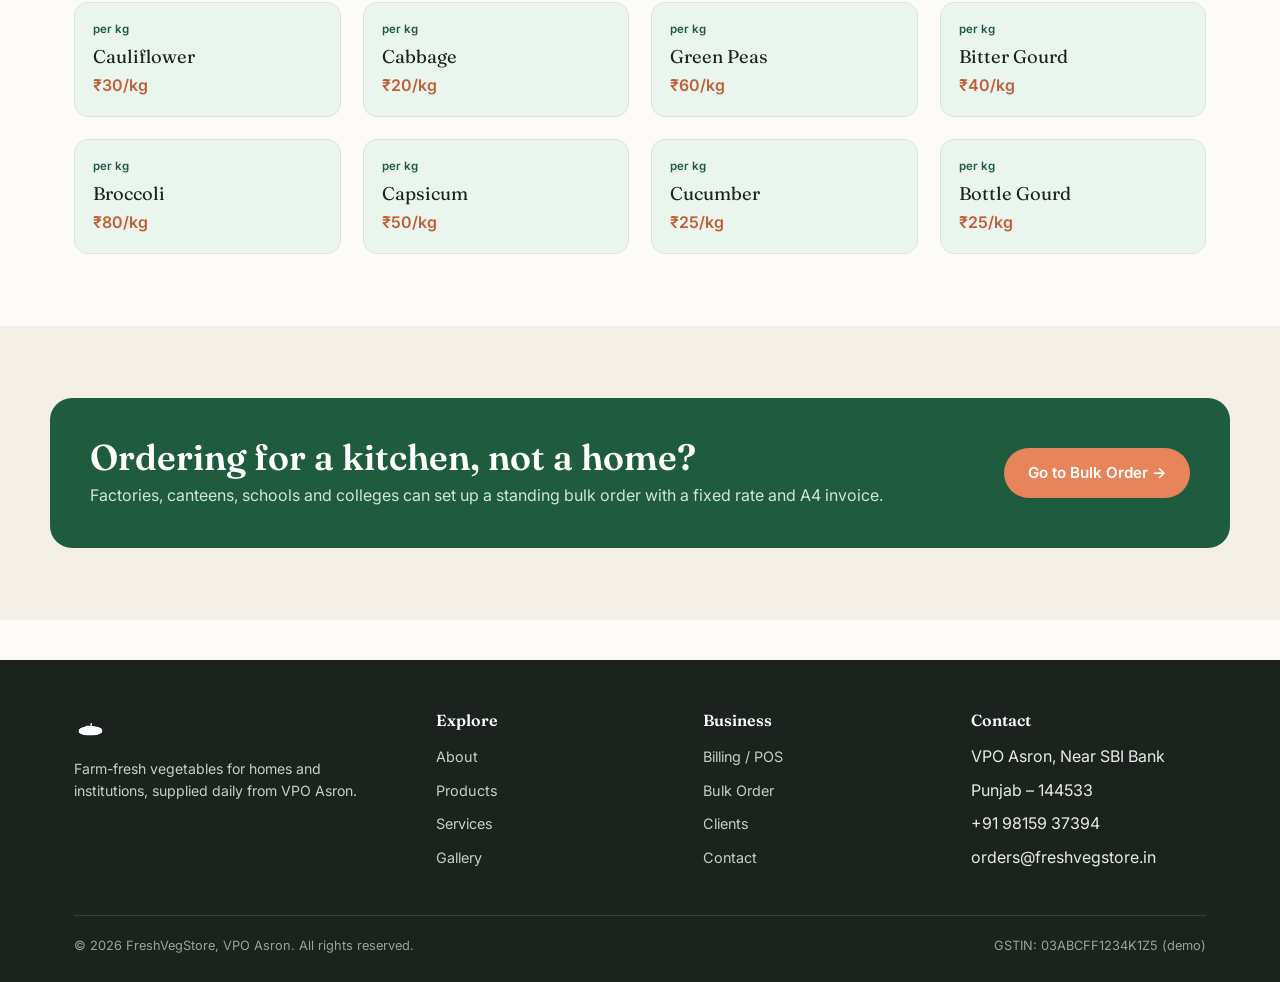
<file: products/index.html>
<!DOCTYPE html>
<html lang="en">
<head>
<meta charset="UTF-8">
<meta name="viewport" content="width=device-width, initial-scale=1.0">
<title>Products &amp; Rates — FreshVegStore</title>
<meta name="description" content="Full vegetable catalogue and indicative daily rates from FreshVegStore, VPO Asron.">
<link rel="icon" href="../assets/logo.svg" type="image/svg+xml">
<link rel="stylesheet" href="../assets/style.css">
</head>
<body>

<header class="site-header">
  <div class="wrap nav-row">
    <a class="brand" href="../index.html"><img src="../assets/logo.svg" alt="FreshVegStore logo"></a>
    <button class="nav-toggle" aria-label="Toggle menu" aria-expanded="false">☰ Menu</button>
    <ul class="nav-links">
      <li><a href="../about/index.html">About</a></li>
      <li><a href="../products/index.html" aria-current="page">Products</a></li>
      <li><a href="../services/index.html">Services</a></li>
      <li><a href="../clients/index.html">Clients</a></li>
      <li><a href="../gallery/index.html">Gallery</a></li>
      <li><a href="../contact/index.html">Contact</a></li>
      <li><a href="../billing/index.html">Billing</a></li>
      <li><a class="nav-cta" href="../bulk-order/index.html">Bulk Order</a></li>
    </ul>
  </div>
</header>

<section class="hero" style="padding:48px 0;">
  <div class="wrap">
    <span class="badge">Updated daily at the stall</span>
    <h1>Today's produce, priced for both retail and bulk.</h1>
    <p class="muted" style="max-width:60ch; font-size:1.05rem;">
      Rates below are indicative retail rates for planning — the exact rate of the day is confirmed at
      billing, since mandi prices move daily. Bulk buyers get a fixed rate agreed for the supply period;
      request a quote from the <a href="../bulk-order/index.html" style="color:var(--green-deep); font-weight:600;">bulk order desk</a>.
    </p>
  </div>
</section>

<section>
  <div class="wrap">
    <div class="section-head">
      <span class="eyebrow-note">Roots &amp; staples</span>
      <h2>Everyday vegetables</h2>
    </div>
    <div class="grid grid-4" id="staples"></div>
  </div>
</section>

<section style="background:var(--paper-dim);">
  <div class="wrap">
    <div class="section-head">
      <span class="eyebrow-note">Leafy</span>
      <h2>Greens &amp; saag</h2>
    </div>
    <div class="grid grid-4" id="greens"></div>
  </div>
</section>

<section>
  <div class="wrap">
    <div class="section-head">
      <span class="eyebrow-note">Seasonal</span>
      <h2>Seasonal vegetables</h2>
    </div>
    <div class="grid grid-4" id="seasonal"></div>
  </div>
</section>

<section style="background:var(--paper-dim);">
  <div class="wrap strip">
    <div>
      <h2>Ordering for a kitchen, not a home?</h2>
      <p>Factories, canteens, schools and colleges can set up a standing bulk order with a fixed rate and A4 invoice.</p>
    </div>
    <a class="btn btn-clay" href="../bulk-order/index.html">Go to Bulk Order →</a>
  </div>
</section>

<footer class="site-footer">
  <div class="wrap">
    <div class="footer-grid">
      <div>
        <div class="footer-brand"><img src="../assets/logo.svg" alt="FreshVegStore" style="height:34px; filter:brightness(0) invert(1);"></div>
        <p style="color:#c7cec9; font-size:.88rem; max-width:32ch;">Farm-fresh vegetables for homes and institutions, supplied daily from VPO Asron.</p>
      </div>
      <div>
        <h4>Explore</h4>
        <ul>
          <li><a href="../about/index.html">About</a></li>
          <li><a href="../products/index.html">Products</a></li>
          <li><a href="../services/index.html">Services</a></li>
          <li><a href="../gallery/index.html">Gallery</a></li>
        </ul>
      </div>
      <div>
        <h4>Business</h4>
        <ul>
          <li><a href="../billing/index.html">Billing / POS</a></li>
          <li><a href="../bulk-order/index.html">Bulk Order</a></li>
          <li><a href="../clients/index.html">Clients</a></li>
          <li><a href="../contact/index.html">Contact</a></li>
        </ul>
      </div>
      <div>
        <h4>Contact</h4>
        <ul>
          <li>VPO Asron, Near SBI Bank</li>
          <li>Punjab – 144533</li>
          <li>+91 98159 37394</li>
          <li>orders@freshvegstore.in</li>
        </ul>
      </div>
    </div>
    <div class="footer-bottom">
      <span>© <span data-year></span> FreshVegStore, VPO Asron. All rights reserved.</span>
      <span>GSTIN: 03ABCFF1234K1Z5 (demo)</span>
    </div>
  </div>
</footer>

<script src="../assets/app.js"></script>
<script>
  const STAPLES = [
    ["Potatoes","kg",25], ["Onions","kg",30], ["Tomatoes","kg",30],
    ["Garlic","kg",150], ["Ginger","kg",120], ["Carrots","kg",40]
  ];
  const GREENS = [
    ["Spinach / Saag","kg",20], ["Coriander","bunch",10], ["Mint","bunch",10],
    ["Fenugreek / Methi","kg",25], ["Mustard Greens","kg",22], ["Lettuce","kg",50]
  ];
  const SEASONAL = [
    ["Cauliflower","kg",30], ["Cabbage","kg",20], ["Green Peas","kg",60],
    ["Bitter Gourd","kg",40], ["Broccoli","kg",80], ["Capsicum","kg",50],
    ["Cucumber","kg",25], ["Bottle Gourd","kg",25]
  ];
  function fill(id, items){
    const el = document.getElementById(id);
    el.innerHTML = items.map(([name,unit,rate]) => `
      <div class="produce-card">
        <div class="tag">per ${unit}</div>
        <div class="name">${name}</div>
        <div class="rate">₹${rate}/${unit}</div>
      </div>`).join('');
  }
  fill('staples', STAPLES);
  fill('greens', GREENS);
  fill('seasonal', SEASONAL);
</script>
</body>
</html>
</file>
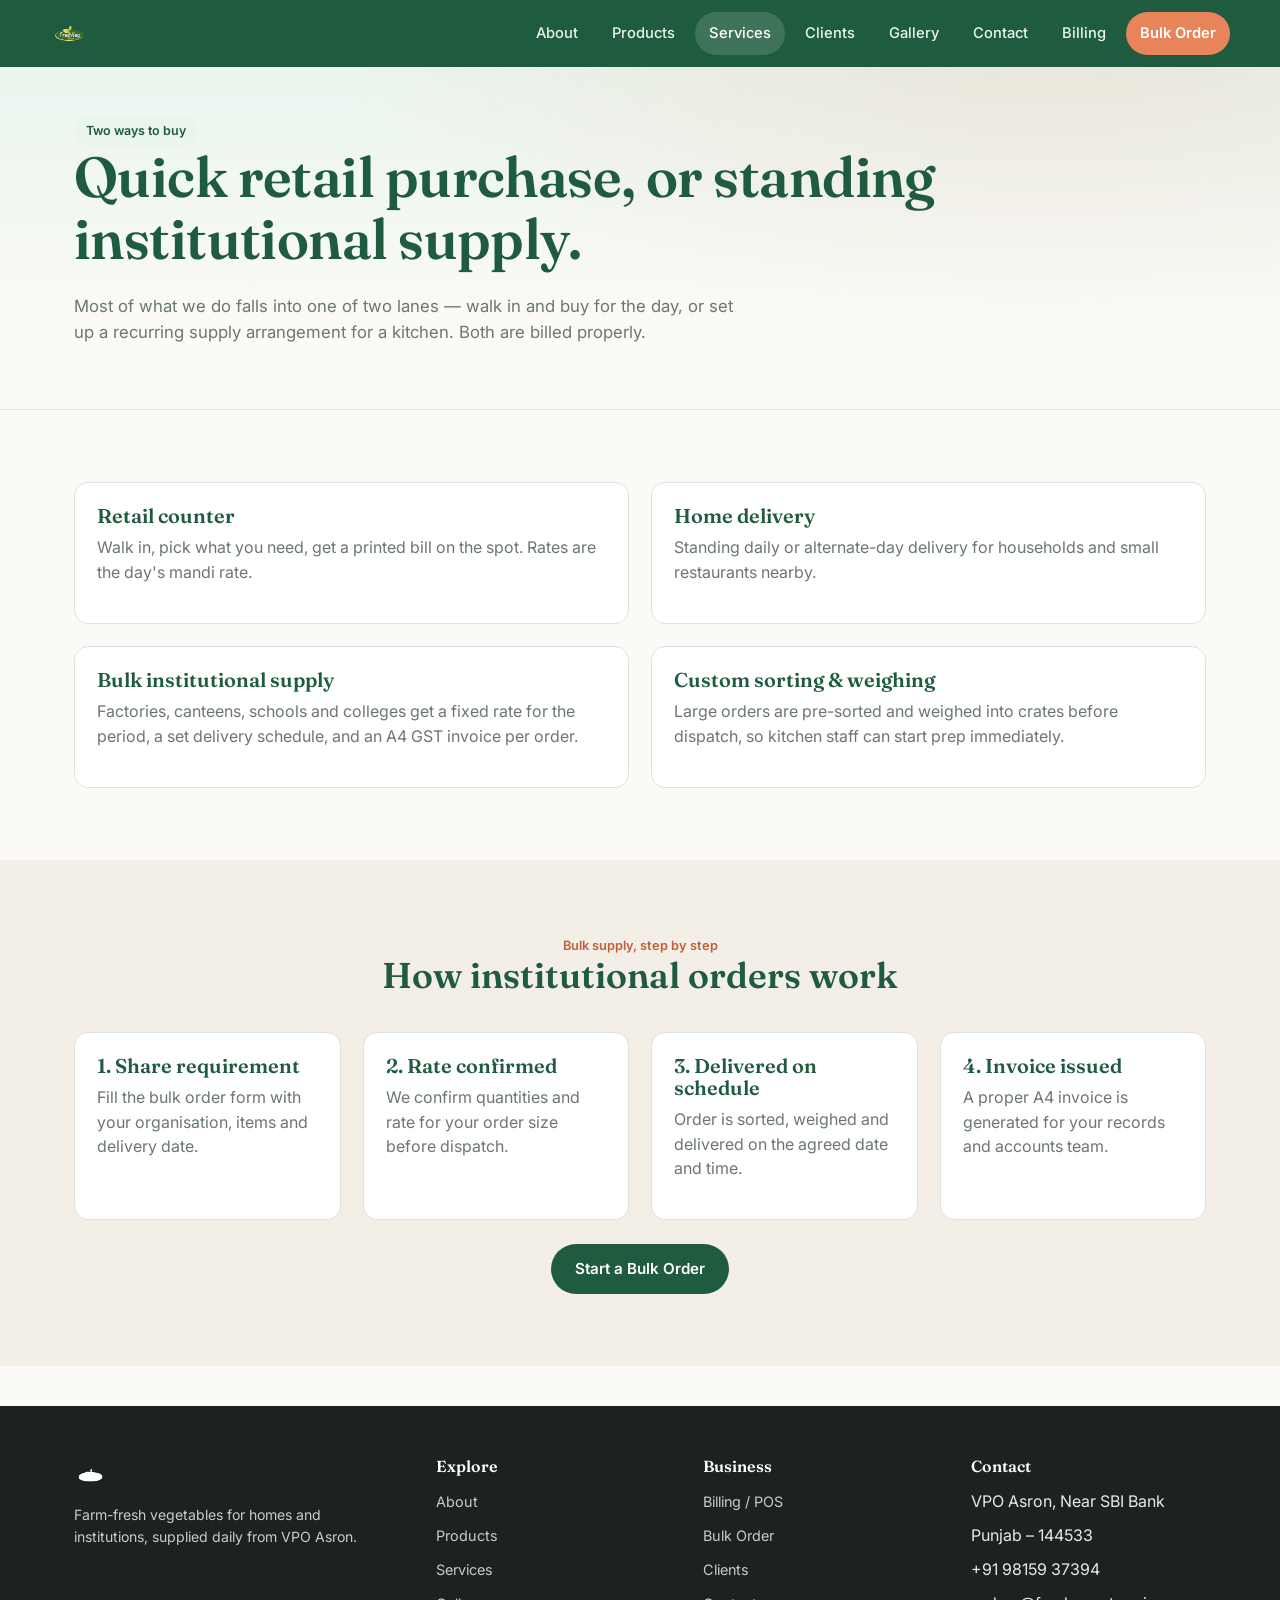
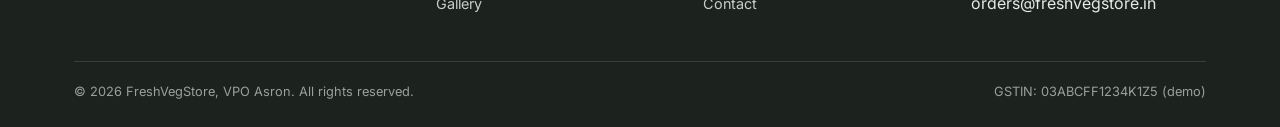
<file: services/index.html>
<!DOCTYPE html>
<html lang="en">
<head>
<meta charset="UTF-8">
<meta name="viewport" content="width=device-width, initial-scale=1.0">
<title>Services — FreshVegStore</title>
<meta name="description" content="Home delivery, standing supply and bulk institutional supply from FreshVegStore, VPO Asron.">
<link rel="icon" href="../assets/logo.svg" type="image/svg+xml">
<link rel="stylesheet" href="../assets/style.css">
</head>
<body>

<header class="site-header">
  <div class="wrap nav-row">
    <a class="brand" href="../index.html"><img src="../assets/logo.svg" alt="FreshVegStore logo"></a>
    <button class="nav-toggle" aria-label="Toggle menu" aria-expanded="false">☰ Menu</button>
    <ul class="nav-links">
      <li><a href="../about/index.html">About</a></li>
      <li><a href="../products/index.html">Products</a></li>
      <li><a href="../services/index.html" aria-current="page">Services</a></li>
      <li><a href="../clients/index.html">Clients</a></li>
      <li><a href="../gallery/index.html">Gallery</a></li>
      <li><a href="../contact/index.html">Contact</a></li>
      <li><a href="../billing/index.html">Billing</a></li>
      <li><a class="nav-cta" href="../bulk-order/index.html">Bulk Order</a></li>
    </ul>
  </div>
</header>

<section class="hero" style="padding:48px 0;">
  <div class="wrap">
    <span class="badge">Two ways to buy</span>
    <h1>Quick retail purchase, or standing institutional supply.</h1>
    <p class="muted" style="max-width:60ch; font-size:1.05rem;">
      Most of what we do falls into one of two lanes — walk in and buy for the day, or set up a
      recurring supply arrangement for a kitchen. Both are billed properly.
    </p>
  </div>
</section>

<section>
  <div class="wrap grid grid-2">
    <div class="card">
      <h3>Retail counter</h3>
      <p class="muted">Walk in, pick what you need, get a printed bill on the spot. Rates are the day's mandi rate.</p>
    </div>
    <div class="card">
      <h3>Home delivery</h3>
      <p class="muted">Standing daily or alternate-day delivery for households and small restaurants nearby.</p>
    </div>
    <div class="card">
      <h3>Bulk institutional supply</h3>
      <p class="muted">Factories, canteens, schools and colleges get a fixed rate for the period, a set delivery schedule, and an A4 GST invoice per order.</p>
    </div>
    <div class="card">
      <h3>Custom sorting &amp; weighing</h3>
      <p class="muted">Large orders are pre-sorted and weighed into crates before dispatch, so kitchen staff can start prep immediately.</p>
    </div>
  </div>
</section>

<section style="background:var(--paper-dim);">
  <div class="wrap">
    <div class="section-head center">
      <span class="eyebrow-note">Bulk supply, step by step</span>
      <h2>How institutional orders work</h2>
    </div>
    <div class="grid grid-4">
      <div class="card"><h3>1. Share requirement</h3><p class="muted">Fill the bulk order form with your organisation, items and delivery date.</p></div>
      <div class="card"><h3>2. Rate confirmed</h3><p class="muted">We confirm quantities and rate for your order size before dispatch.</p></div>
      <div class="card"><h3>3. Delivered on schedule</h3><p class="muted">Order is sorted, weighed and delivered on the agreed date and time.</p></div>
      <div class="card"><h3>4. Invoice issued</h3><p class="muted">A proper A4 invoice is generated for your records and accounts team.</p></div>
    </div>
    <div style="text-align:center; margin-top:24px;">
      <a class="btn btn-primary" href="../bulk-order/index.html">Start a Bulk Order</a>
    </div>
  </div>
</section>

<footer class="site-footer">
  <div class="wrap">
    <div class="footer-grid">
      <div>
        <div class="footer-brand"><img src="../assets/logo.svg" alt="FreshVegStore" style="height:34px; filter:brightness(0) invert(1);"></div>
        <p style="color:#c7cec9; font-size:.88rem; max-width:32ch;">Farm-fresh vegetables for homes and institutions, supplied daily from VPO Asron.</p>
      </div>
      <div>
        <h4>Explore</h4>
        <ul>
          <li><a href="../about/index.html">About</a></li>
          <li><a href="../products/index.html">Products</a></li>
          <li><a href="../services/index.html">Services</a></li>
          <li><a href="../gallery/index.html">Gallery</a></li>
        </ul>
      </div>
      <div>
        <h4>Business</h4>
        <ul>
          <li><a href="../billing/index.html">Billing / POS</a></li>
          <li><a href="../bulk-order/index.html">Bulk Order</a></li>
          <li><a href="../clients/index.html">Clients</a></li>
          <li><a href="../contact/index.html">Contact</a></li>
        </ul>
      </div>
      <div>
        <h4>Contact</h4>
        <ul>
          <li>VPO Asron, Near SBI Bank</li>
          <li>Punjab – 144533</li>
          <li>+91 98159 37394</li>
          <li>orders@freshvegstore.in</li>
        </ul>
      </div>
    </div>
    <div class="footer-bottom">
      <span>© <span data-year></span> FreshVegStore, VPO Asron. All rights reserved.</span>
      <span>GSTIN: 03ABCFF1234K1Z5 (demo)</span>
    </div>
  </div>
</footer>

<script src="../assets/app.js"></script>
</body>
</html>
</file>
<file: assets/style.css>
/* =========================================================
   FreshVegStore — shared stylesheet
   Palette, type and components reused across every page.
   ========================================================= */

@import url('https://fonts.googleapis.com/css2?family=Fraunces:opsz,wght@9..144,400;9..144,500;9..144,600;9..144,700&family=Inter:wght@400;500;600;700&display=swap');

:root{
  --green-deep:#1f5c3f;
  --green:#2d7a4f;
  --green-light:#eaf5ee;
  --clay:#e8845a;
  --clay-deep:#c0603a;
  --gold:#d9a441;
  --ink:#1c231f;
  --paper:#fbfaf7;
  --paper-dim:#f3efe6;
  --line:#dbe4dd;
  --muted:#6b7770;
  --shadow: 0 10px 30px -18px rgba(20,40,28,.35);
  --radius-s: 8px;
  --radius-m: 14px;
  --radius-l: 22px;
  --wrap: 1180px;
}

*,*::before,*::after{ box-sizing:border-box; }
html{ scroll-behavior:smooth; }
body{
  margin:0;
  font-family:'Inter',system-ui,-apple-system,sans-serif;
  background:var(--paper);
  color:var(--ink);
  line-height:1.55;
  -webkit-font-smoothing:antialiased;
}
img{ max-width:100%; display:block; }
a{ color:inherit; }
h1,h2,h3,h4{
  font-family:'Fraunces',Georgia,serif;
  line-height:1.1;
  margin:0 0 .4em;
  font-weight:600;
  color:var(--green-deep);
}
h1{ font-size:clamp(2.2rem,4.4vw,3.6rem); font-weight:600; letter-spacing:-.01em; }
h2{ font-size:clamp(1.6rem,2.8vw,2.3rem); }
h3{ font-size:1.25rem; }
p{ margin:0 0 1em; color:var(--ink); }
.muted{ color:var(--muted); }
:focus-visible{ outline:3px solid var(--clay); outline-offset:2px; }

.wrap{ max-width:var(--wrap); margin:0 auto; padding:0 24px; }
section{ padding:72px 0; }
@media (max-width:720px){ section{ padding:48px 0; } }

.eyebrow-note{ /* used sparingly, not decoratively, only where content is truly a category label */
  font-size:.8rem; color:var(--clay-deep); font-weight:600;
}

/* ---------- Buttons ---------- */
.btn{
  display:inline-flex; align-items:center; gap:8px;
  padding:13px 24px; border-radius:999px; border:none;
  font-family:'Inter',sans-serif; font-weight:600; font-size:.95rem;
  cursor:pointer; text-decoration:none; transition:transform .15s ease, background .15s ease;
}
.btn:hover{ transform:translateY(-1px); }
.btn-primary{ background:var(--green-deep); color:#fff; }
.btn-primary:hover{ background:#163f2b; }
.btn-clay{ background:var(--clay); color:#fff; }
.btn-clay:hover{ background:var(--clay-deep); }
.btn-ghost{ background:transparent; color:var(--green-deep); border:1.5px solid var(--green-deep); }
.btn-ghost:hover{ background:var(--green-light); }
.btn-ghost.on-dark{ color:#fff; border-color:rgba(255,255,255,.55); }
.btn-ghost.on-dark:hover{ background:rgba(255,255,255,.12); }

/* ---------- Header / Nav ---------- */
.site-header{
  position:sticky; top:0; z-index:100;
  background:var(--green-deep);
  color:#fff;
}
.nav-row{
  display:flex; align-items:center; justify-content:space-between;
  padding:12px 0;
}
.brand{ display:flex; align-items:center; gap:10px; text-decoration:none; }
.brand img{ height:40px; width:auto; }
.brand-text{ display:flex; flex-direction:column; line-height:1.15; }
.brand-text strong{ font-family:'Fraunces',serif; font-size:1.05rem; color:#fff; }
.brand-text span{ font-size:.68rem; letter-spacing:.08em; color:#cfe6d8; }

.nav-links{
  display:flex; align-items:center; gap:6px; list-style:none; margin:0; padding:0;
}
.nav-links a{
  display:block; padding:10px 14px; border-radius:999px;
  text-decoration:none; color:#eaf5ee; font-weight:500; font-size:.92rem;
  transition:background .15s ease, color .15s ease;
}
.nav-links a:hover, .nav-links a[aria-current="page"]{
  background:rgba(255,255,255,.14); color:#fff;
}
.nav-links a.nav-cta{
  background:var(--clay); color:#fff; font-weight:600;
}
.nav-links a.nav-cta:hover{ background:var(--clay-deep); }

.nav-toggle{
  display:none; background:none; border:1px solid rgba(255,255,255,.4);
  border-radius:8px; padding:8px 10px; color:#fff; cursor:pointer;
}
@media (max-width:980px){
  .nav-toggle{ display:inline-flex; }
  .nav-links{
    position:absolute; top:100%; left:0; right:0;
    background:var(--green-deep); flex-direction:column; align-items:stretch;
    padding:8px 16px 18px; gap:2px;
    display:none;
    border-top:1px solid rgba(255,255,255,.15);
  }
  .nav-links.open{ display:flex; }
  .nav-links a{ padding:12px 14px; }
}

/* ---------- Hero ---------- */
.hero{
  background:
    radial-gradient(1200px 480px at 82% -10%, rgba(232,132,90,.14), transparent 60%),
    linear-gradient(180deg, var(--green-light), var(--paper) 78%);
  padding:64px 0 56px;
  border-bottom:1px solid var(--line);
}
.hero-grid{ display:grid; grid-template-columns:1.15fr .85fr; gap:48px; align-items:center; }
@media (max-width:900px){ .hero-grid{ grid-template-columns:1fr; } }
.hero-stats{ display:flex; gap:28px; margin-top:28px; flex-wrap:wrap; }
.hero-stats div strong{ display:block; font-family:'Fraunces',serif; font-size:1.7rem; color:var(--green-deep); }
.hero-stats div span{ font-size:.8rem; color:var(--muted); }
.hero-art{
  background:#fff; border:1px solid var(--line); border-radius:var(--radius-l);
  padding:22px; box-shadow:var(--shadow);
}
.crate{
  background:var(--green-deep); border-radius:var(--radius-m); padding:20px;
  color:#fff;
}
.crate .row{ display:flex; justify-content:space-between; padding:8px 0; border-bottom:1px dashed rgba(255,255,255,.25); font-size:.9rem;}
.crate .row:last-child{ border-bottom:none; }

/* ---------- Section header pattern ---------- */
.section-head{ max-width:640px; margin-bottom:36px; }
.section-head.center{ margin-left:auto; margin-right:auto; text-align:center; }

/* ---------- Cards / grids ---------- */
.grid{ display:grid; gap:22px; }
.grid-2{ grid-template-columns:repeat(2,1fr); }
.grid-3{ grid-template-columns:repeat(3,1fr); }
.grid-4{ grid-template-columns:repeat(4,1fr); }
@media (max-width:900px){ .grid-3,.grid-4{ grid-template-columns:repeat(2,1fr);} }
@media (max-width:600px){ .grid-2,.grid-3,.grid-4{ grid-template-columns:1fr; } }

.card{
  background:#fff; border:1px solid var(--line); border-radius:var(--radius-m);
  padding:22px;
}
.card h3{ margin-bottom:8px; }

.produce-card{
  background:var(--green-light); border:1px solid var(--line); border-radius:var(--radius-m);
  padding:18px; text-align:left;
}
.produce-card .tag{ font-size:.72rem; color:var(--green-deep); font-weight:600; }
.produce-card .name{ font-family:'Fraunces',serif; font-size:1.15rem; margin:4px 0 2px; color:var(--ink); }
.produce-card .rate{ color:var(--clay-deep); font-weight:600; }

.strip{
  background:var(--green-deep); color:#fff; border-radius:var(--radius-l);
  padding:40px; display:flex; justify-content:space-between; align-items:center; gap:24px; flex-wrap:wrap;
}
.strip h2{ color:#fff; margin:0; }
.strip p{ color:#cfe6d8; margin:6px 0 0; }

/* ---------- Testimonials ---------- */
.quote-card{
  background:#fff; border:1px solid var(--line); border-radius:var(--radius-m); padding:24px;
}
.quote-card p.quote{ font-family:'Fraunces',serif; font-size:1.08rem; color:var(--ink); }
.quote-card .who{ display:flex; align-items:center; gap:10px; margin-top:14px; }
.quote-card .who .avatar{
  width:38px; height:38px; border-radius:50%; background:var(--green);
  color:#fff; display:flex; align-items:center; justify-content:center; font-weight:700; font-family:'Fraunces',serif;
}
.quote-card .who strong{ display:block; font-size:.92rem; }
.quote-card .who span{ font-size:.78rem; color:var(--muted); }

/* ---------- Forms ---------- */
.field{ margin-bottom:14px; }
.field label{ display:block; font-size:.82rem; color:var(--muted); margin-bottom:5px; font-weight:600;}
.field input, .field select, .field textarea{
  width:100%; padding:11px 12px; border:1px solid var(--line); border-radius:var(--radius-s);
  font-size:.94rem; font-family:'Inter',sans-serif; background:#fff; color:var(--ink);
}
.field textarea{ resize:vertical; min-height:90px; }
.field-row{ display:grid; grid-template-columns:1fr 1fr; gap:14px; }
@media (max-width:560px){ .field-row{ grid-template-columns:1fr; } }

/* ---------- Footer ---------- */
.site-footer{ background:var(--ink); color:#e7ebe8; padding:52px 0 26px; margin-top:40px; }
.footer-grid{ display:grid; grid-template-columns:1.4fr 1fr 1fr 1fr; gap:32px; }
@media (max-width:800px){ .footer-grid{ grid-template-columns:1fr 1fr; } }
@media (max-width:520px){ .footer-grid{ grid-template-columns:1fr; } }
.site-footer h4{ color:#fff; font-family:'Fraunces',serif; font-size:1rem; margin-bottom:14px; }
.site-footer ul{ list-style:none; margin:0; padding:0; }
.site-footer li{ margin-bottom:9px; }
.site-footer a{ color:#c7cec9; text-decoration:none; font-size:.9rem; }
.site-footer a:hover{ color:#fff; }
.footer-brand{ display:flex; align-items:center; gap:10px; margin-bottom:12px; }
.footer-brand strong{ font-family:'Fraunces',serif; color:#fff; font-size:1.1rem; }
.footer-bottom{
  border-top:1px solid rgba(255,255,255,.12); margin-top:36px; padding-top:20px;
  display:flex; justify-content:space-between; flex-wrap:wrap; gap:10px;
  font-size:.8rem; color:#98a19b;
}

/* ---------- Badges ---------- */
.badge{
  display:inline-flex; align-items:center; gap:6px; background:var(--green-light); color:var(--green-deep);
  border-radius:999px; padding:6px 12px; font-size:.78rem; font-weight:600;
}
</file>
<file: assets/invoice.css>
/* =========================================================
   FreshVegStore — A4 Invoice stylesheet
   Shared by /billing (A4 option) and /bulk-order
   ========================================================= */

.inv-page{
  width:210mm; min-height:297mm; margin:0 auto; background:#fff;
  padding:14mm 14mm 16mm; font-family:'Inter',Arial,sans-serif; color:#1c231f;
  box-shadow:0 0 0 1px #e5e0d5;
}
.inv-top{ display:flex; justify-content:space-between; align-items:flex-start; gap:16px; border-bottom:3px solid #1f5c3f; padding-bottom:14px; }
.inv-brand{ display:flex; gap:12px; align-items:center; }
.inv-brand img{ height:52px; width:auto; }
.inv-brand h1{ font-family:'Fraunces',Georgia,serif; font-size:1.5rem; margin:0; color:#1f5c3f; }
.inv-brand p{ margin:2px 0 0; font-size:.78rem; color:#6b7770; }
.inv-meta{ text-align:right; }
.inv-meta .doctitle{ font-family:'Fraunces',Georgia,serif; font-size:1.4rem; color:#e8845a; letter-spacing:.02em; }
.inv-meta table{ margin-left:auto; border-collapse:collapse; font-size:.82rem; margin-top:6px; }
.inv-meta td{ padding:2px 0 2px 14px; text-align:right; }
.inv-meta td.k{ color:#6b7770; padding-left:0; }

.inv-parties{ display:flex; justify-content:space-between; gap:24px; margin-top:18px; }
.inv-box{ flex:1; }
.inv-box h4{ font-size:.72rem; text-transform:uppercase; letter-spacing:.08em; color:#e8845a; margin:0 0 6px; }
.inv-box .name{ font-weight:700; font-size:.98rem; }
.inv-box .line{ font-size:.85rem; color:#3a4740; margin-top:2px; }
.inv-box .line.muted{ color:#6b7770; }

.inv-table{ width:100%; border-collapse:collapse; margin-top:22px; font-size:.86rem; }
.inv-table thead th{
  background:#1f5c3f; color:#fff; text-align:left; padding:9px 10px; font-weight:600; font-size:.78rem;
}
.inv-table thead th.num, .inv-table td.num{ text-align:right; }
.inv-table tbody td{ padding:9px 10px; border-bottom:1px solid #e5e0d5; vertical-align:top; }
.inv-table tbody tr:nth-child(even){ background:#f7f9f6; }

.inv-totals{ display:flex; justify-content:flex-end; margin-top:14px; }
.inv-totals table{ border-collapse:collapse; width:280px; font-size:.88rem; }
.inv-totals td{ padding:5px 4px; }
.inv-totals td.k{ color:#6b7770; }
.inv-totals td.v{ text-align:right; font-weight:600; }
.inv-totals tr.grand td{ border-top:2px solid #1f5c3f; font-size:1.05rem; padding-top:9px; color:#1f5c3f; }

.inv-words{ margin-top:10px; font-size:.82rem; }
.inv-words .k{ color:#6b7770; }

.inv-bottom{ display:flex; justify-content:space-between; gap:24px; margin-top:34px; align-items:flex-end; }
.inv-terms{ font-size:.76rem; color:#6b7770; max-width:60%; }
.inv-terms h4{ font-size:.72rem; text-transform:uppercase; letter-spacing:.06em; color:#1f5c3f; margin:0 0 6px; }
.inv-sign{ text-align:center; }
.inv-sign .box{ border-top:1px solid #1c231f; padding-top:6px; font-size:.8rem; width:180px; }

.inv-footer-strip{
  margin-top:26px; background:#eaf5ee; border-radius:8px; padding:10px 14px;
  display:flex; justify-content:space-between; font-size:.76rem; color:#1f5c3f; flex-wrap:wrap; gap:6px;
}

.inv-actions{ max-width:210mm; margin:18px auto 0; display:flex; gap:10px; justify-content:flex-end; }

@media print{
  body *{ visibility:hidden; }
  .inv-actions{ display:none; }
  .inv-page, .inv-page *{ visibility:visible; }
  .inv-page{ position:absolute; top:0; left:0; box-shadow:none; margin:0; }
  @page{ size:A4; margin:0; }
}
@media (max-width:900px){
  .inv-page{ width:100%; padding:6mm; }
  .inv-top, .inv-parties, .inv-bottom{ flex-direction:column; }
  .inv-meta{ text-align:left; }
  .inv-meta table{ margin-left:0; }
}
</file>
